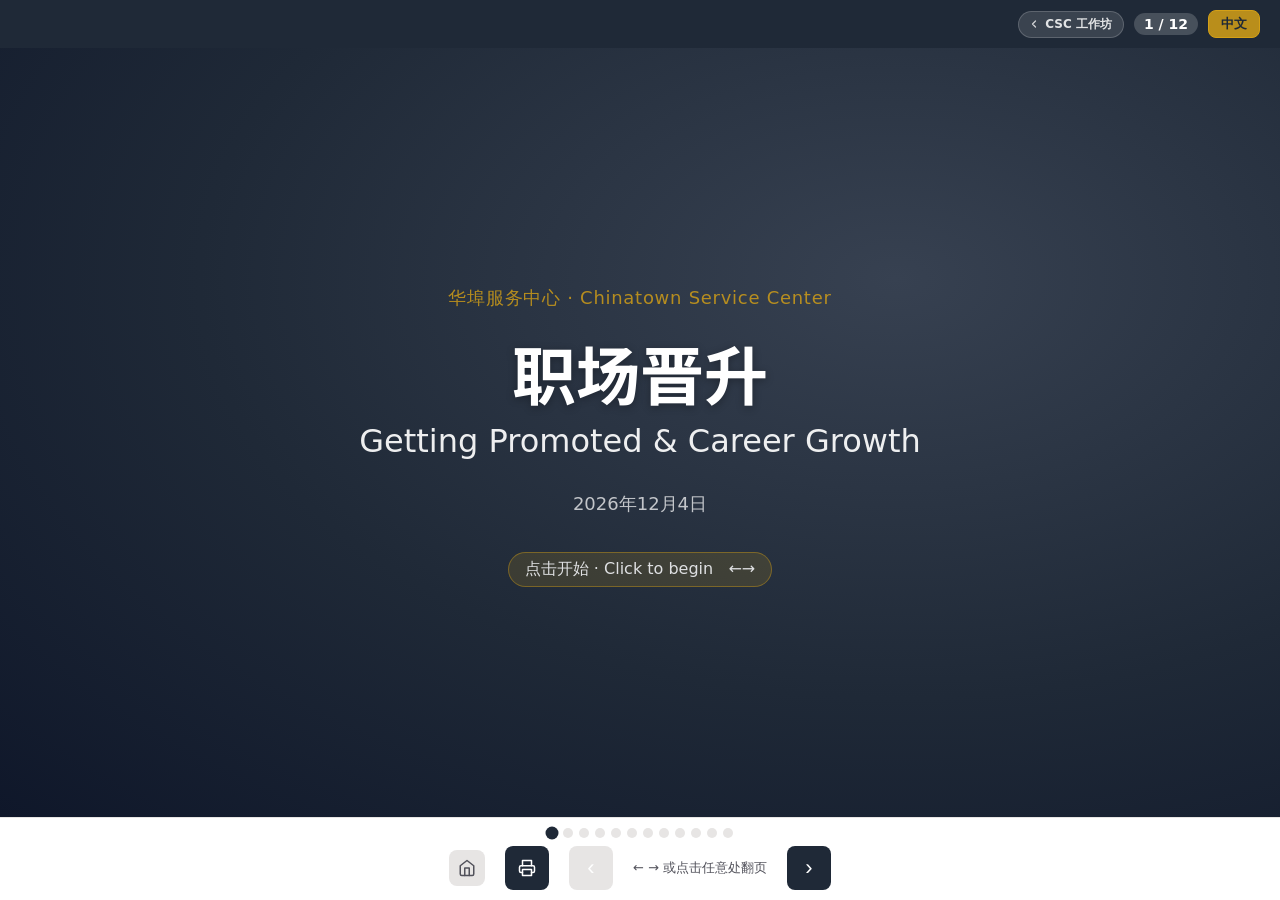
<file: index.html>
<!DOCTYPE html>
<html lang="zh-CN">
<head>
  <meta charset="UTF-8">
  <meta name="viewport" content="width=device-width, initial-scale=1.0">
  <title>Getting Promoted &amp; Career Growth · 升职与职业发展</title>
  <meta name="description" content="升职与职业发展 — 表现考核、加薪谈话、夜校证书。Bilingual workshop: reviews, raise scripts, evening-school paths in LA. 华埠服务中心 CSC.">
  <link rel="canonical" href="https://career-growth-workshop.pages.dev/">
  <link rel="apple-touch-icon" href="/apple-touch-icon.png">
  <meta property="og:title" content="Getting Promoted &amp; Career Growth · 升职与职业发展">
  <meta property="og:description" content="升职与职业发展 — 表现考核、加薪谈话、夜校证书。Bilingual workshop for LA Chinese-immigrant workers.">
  <meta property="og:type" content="website">
  <meta property="og:url" content="https://career-growth-workshop.pages.dev/">
  <meta property="og:image" content="https://career-growth-workshop.pages.dev/og.png">
  <meta property="og:image:width" content="1200">
  <meta property="og:image:height" content="630">
  <meta property="og:image:alt" content="职场晋升工作坊封面 · Getting Promoted &amp; Career Growth Workshop cover">
  <meta name="twitter:card" content="summary_large_image">
  <meta name="twitter:title" content="Getting Promoted &amp; Career Growth · 升职与职业发展">
  <meta name="twitter:description" content="升职与职业发展 — 表现考核、加薪谈话、夜校证书。Bilingual workshop for LA Chinese-immigrant workers.">
  <meta name="twitter:image" content="https://career-growth-workshop.pages.dev/og.png">
  <link rel="icon" href="data:image/svg+xml,<svg xmlns='http://www.w3.org/2000/svg' viewBox='0 0 100 100'><text y='.9em' font-size='90'>📈</text></svg>">
  <link rel="preconnect" href="https://fonts.googleapis.com">
  <link rel="preconnect" href="https://fonts.gstatic.com" crossorigin>
  <link rel="stylesheet" href="https://fonts.googleapis.com/css2?family=Noto+Sans+SC:wght@400;500;700&display=swap">
  <link rel="stylesheet" href="styles.css">
</head>
<body class="zh">
<a class="skip-to-main" href="#slidesArea">跳至主内容 · Skip to main content</a>
<noscript><p class="noscript-msg">此演示需要启用 JavaScript · This presentation requires JavaScript.</p></noscript>

<!-- ── Header ──────────────────────────────────────────── -->
<header class="slide-header">
  <span class="section-label" id="sectionLabel"></span>
  <div class="header-right">
      <a href="https://csc-workshops.pages.dev" class="hub-back-chip" aria-label="Back to CSC workshops hub · 返回 CSC 工作坊总站">
        <svg width="12" height="12" viewBox="0 0 24 24" fill="none" stroke="currentColor" stroke-width="2.5" stroke-linecap="round" stroke-linejoin="round" aria-hidden="true"><polyline points="15 18 9 12 15 6"></polyline></svg>
        <span class="zh">CSC 工作坊</span>
        <span class="en">CSC Workshops</span>
      </a>
    <span class="slide-counter" id="slideCounter" aria-live="polite" aria-atomic="true">1 / 12</span>
    <button class="lang-toggle" id="langToggle" data-action="toggle-lang" aria-label="切换语言 · Toggle language">中文</button>
  </div>
</header>

<!-- ── Slides ──────────────────────────────────────────── -->
<main class="slides-area" id="slidesArea" aria-label="Workshop slides" role="main">

  <!-- ── Slide 1: Title ────────────────────────────────── -->
  <section class="slide slide-centered title-slide active" id="slide-1">
    <div class="slide-inner">
      <div class="csc-name">华埠服务中心 · Chinatown Service Center</div>
      <h1 class="main-title">职场晋升</h1>
      <div class="main-subtitle">Getting Promoted &amp; Career Growth</div>
      <div class="date-line" id="dateLine"></div>
      <span class="start-hint">点击开始 · Click to begin &nbsp; ←→</span>
    </div>
  </section>

  <!-- ── Slide 2: Agenda ───────────────────────────────── -->
  <section class="slide slide-centered" id="slide-2">
    <div class="slide-inner">
      <div class="topic-badge">今天学什么 · Today's Agenda</div>
      <h2 class="zh-headline">
        <span class="zh">三大主题</span>
        <span class="en">Three Key Topics</span>
      </h2>
      <div class="en-subtitle">
        <span class="zh">表现 · 加薪 · 学习 — 40 分钟</span>
        <span class="en">Performance · Raise · Education — 40 minutes</span>
      </div>
      <div class="agenda-grid">
        <div class="agenda-card">
          <svg class="agenda-icon" aria-hidden="true" xmlns="http://www.w3.org/2000/svg" width="40" height="40" viewBox="0 0 24 24" fill="none" stroke="currentColor" stroke-width="1.5" stroke-linecap="round" stroke-linejoin="round"><polyline points="22 12 18 12 15 21 9 3 6 12 2 12"/></svg>
          <div class="agenda-num">①</div>
          <div class="agenda-zh">
            <span class="zh">表现</span>
            <span class="en">Performance</span>
          </div>
          <div class="agenda-en">
            <span class="zh">考核 · 记录成绩</span>
            <span class="en">Reviews &amp; tracking wins</span>
          </div>
        </div>
        <div class="agenda-card">
          <svg class="agenda-icon" aria-hidden="true" xmlns="http://www.w3.org/2000/svg" width="40" height="40" viewBox="0 0 24 24" fill="none" stroke="currentColor" stroke-width="1.5" stroke-linecap="round" stroke-linejoin="round"><line x1="12" x2="12" y1="2" y2="22"/><path d="M17 5H9.5a3.5 3.5 0 0 0 0 7h5a3.5 3.5 0 0 1 0 7H6"/></svg>
          <div class="agenda-num">②</div>
          <div class="agenda-zh">
            <span class="zh">加薪</span>
            <span class="en">Asking for a Raise</span>
          </div>
          <div class="agenda-en">
            <span class="zh">时机 · 怎么开口</span>
            <span class="en">Timing &amp; how to ask</span>
          </div>
        </div>
        <div class="agenda-card">
          <svg class="agenda-icon" aria-hidden="true" xmlns="http://www.w3.org/2000/svg" width="40" height="40" viewBox="0 0 24 24" fill="none" stroke="currentColor" stroke-width="1.5" stroke-linecap="round" stroke-linejoin="round"><path d="M22 10v6M2 10l10-5 10 5-10 5z"/><path d="M6 12v5c3 3 9 3 12 0v-5"/></svg>
          <div class="agenda-num">③</div>
          <div class="agenda-zh">
            <span class="zh">学习</span>
            <span class="en">Continuing Education</span>
          </div>
          <div class="agenda-en">
            <span class="zh">夜校 · 证书 · 公司报销</span>
            <span class="en">Evening school · Certs · Tuition aid</span>
          </div>
        </div>
      </div>
    </div>
  </section>

  <!-- ── Slide 3: How Performance Reviews Work ─────────── -->
  <section class="slide" id="slide-3">
    <div class="slide-inner">
      <div class="topic-badge"><svg aria-hidden="true" xmlns="http://www.w3.org/2000/svg" width="16" height="16" viewBox="0 0 24 24" fill="none" stroke="currentColor" stroke-width="2" stroke-linecap="round" stroke-linejoin="round"><rect width="18" height="18" x="3" y="4" rx="2"/><path d="M16 2v4M8 2v4M3 10h18"/></svg> <span class="zh">表现考核</span><span class="en">Performance Reviews</span></div>
      <h2 class="zh-headline">
        <span class="zh">考核怎么进行？</span>
        <span class="en">How Performance Reviews Work</span>
      </h2>
      <div class="en-subtitle">
        <span class="zh">老板每年（或每季度）评估您的工作 — 决定加薪和晋升</span>
        <span class="en">Your boss reviews your work yearly (or quarterly) — this drives raises and promotions</span>
      </div>
      <figure class="viz viz-bars" role="img" aria-label="Years to first promotion comparison">
        <svg viewBox="0 0 420 170" width="420" height="170" aria-hidden="true">
          <!-- row 1: market average -->
          <text x="0" y="30" font-size="13" fill="currentColor">
            <tspan x="0" dy="0" font-weight="600">市场平均</tspan>
            <tspan x="0" dy="16">Market avg</tspan>
          </text>
          <rect x="110" y="14" width="100" height="22" rx="3" fill="var(--accent, #d4a017)"/>
          <text x="220" y="32" font-size="14" fill="currentColor" font-weight="700">2.8 年 · yrs</text>
          <!-- row 2: chinese immigrants who DO ask -->
          <text x="0" y="80" font-size="13" fill="currentColor">
            <tspan x="0" dy="0" font-weight="600">开口要求的人</tspan>
            <tspan x="0" dy="16">If you ask</tspan>
          </text>
          <rect x="110" y="64" width="115" height="22" rx="3" fill="var(--accent, #d4a017)" opacity="0.85"/>
          <text x="235" y="82" font-size="14" fill="currentColor" font-weight="700">3.1 年 · yrs</text>
          <!-- row 3: chinese immigrants who stay quiet -->
          <text x="0" y="130" font-size="13" fill="currentColor">
            <tspan x="0" dy="0" font-weight="600">沉默等待的人</tspan>
            <tspan x="0" dy="16">If you wait</tspan>
          </text>
          <rect x="110" y="114" width="170" height="22" rx="3" fill="#dc2626" opacity="0.85"/>
          <text x="290" y="132" font-size="14" fill="currentColor" font-weight="700">4.6 年 · yrs</text>
        </svg>
        <figcaption>
          <span class="zh">华裔员工平均要等 4.6 年才升职 — 主动开口的人只要 3.1 年</span>
          <span class="en">Chinese-immigrant workers wait 4.6 yrs on avg to first promotion — those who ask, 3.1 yrs</span>
        </figcaption>
      </figure>
      <div class="cycle-grid">
        <div class="cycle-card">
          <div class="cycle-title-zh"><span class="zh">年度考核 (大部分公司)</span><span class="en">Annual Review (most companies)</span></div>
          <div class="cycle-title-en"><span class="zh">通常在年底或员工入职周年</span><span class="en">Usually at year-end or work anniversary</span></div>
          <div class="cycle-desc">
            <span class="zh">老板写评语 → 您看并签字 → 决定加薪 1–5%。准备时间约 2 周。</span>
            <span class="en">Boss writes evaluation → you review &amp; sign → determines raise (often 1–5%). Prep ~2 weeks ahead.</span>
          </div>
        </div>
        <div class="cycle-card">
          <div class="cycle-title-zh"><span class="zh">季度考核 (大公司)</span><span class="en">Quarterly Review (larger firms)</span></div>
          <div class="cycle-title-en"><span class="zh">每三个月一次，目标短一些</span><span class="en">Every 3 months, with short-term goals</span></div>
          <div class="cycle-desc">
            <span class="zh">和老板对话，定下季度目标。表现好可能更快加薪。</span>
            <span class="en">Goal-setting talks with manager. Strong performance can mean faster raises.</span>
          </div>
        </div>
      </div>
      <div class="boss-criteria">
        <div class="criteria-title">
          <span class="zh">老板看重什么？</span><span class="en">What managers look for</span>
        </div>
        <ul class="criteria-list">
          <li><span class="zh">准时上班，少请假</span><span class="en">On time, rare absences</span></li>
          <li><span class="zh">质量稳定，少出错</span><span class="en">Consistent quality, few mistakes</span></li>
          <li><span class="zh">主动多做，不只是完成任务</span><span class="en">Initiative — does more than asked</span></li>
          <li><span class="zh">和同事相处融洽</span><span class="en">Good with coworkers</span></li>
          <li><span class="zh">学新技能，愿意成长</span><span class="en">Learns new skills, grows</span></li>
          <li><span class="zh">客户/老板的反馈正面</span><span class="en">Positive customer/manager feedback</span></li>
        </ul>
      </div>
    </div>
  </section>

  <!-- ── Slide 4: Self-Evaluation Wins List ────────────── -->
  <section class="slide" id="slide-4">
    <div class="slide-inner">
      <div class="topic-badge"><svg aria-hidden="true" xmlns="http://www.w3.org/2000/svg" width="16" height="16" viewBox="0 0 24 24" fill="none" stroke="currentColor" stroke-width="2" stroke-linecap="round" stroke-linejoin="round"><path d="M12 2v4M12 18v4M4.93 4.93l2.83 2.83M16.24 16.24l2.83 2.83M2 12h4M18 12h4M4.93 19.07l2.83-2.83M16.24 7.76l2.83-2.83"/></svg> <span class="zh">每月记录</span><span class="en">Track Your Wins</span></div>
      <h2 class="zh-headline">
        <span class="zh">每月在手机记下您的成绩</span>
        <span class="en">Keep a Monthly "Wins" List on Your Phone</span>
      </h2>
      <div class="en-subtitle">
        <span class="zh">考核时不用回忆 — 直接拿出证据</span>
        <span class="en">When review time comes, you have proof — not memory</span>
      </div>
      <div class="wins-grid">
        <div class="wins-phone">
          <div class="wins-phone-header">📱 Notes · 工作成绩 — 2025</div>
          <ul class="wins-phone-list">
            <li><span class="zh">3月 — 培训 2 名新同事</span><span class="en">Mar — trained 2 new coworkers</span></li>
            <li><span class="zh">4月 — 提建议节省每周 5 小时</span><span class="en">Apr — suggestion saved 5 hrs/week</span></li>
            <li><span class="zh">5月 — 完美出勤 · 零请假</span><span class="en">May — perfect attendance, 0 sick days</span></li>
            <li><span class="zh">6月 — 客户写了一封感谢信</span><span class="en">Jun — customer thank-you letter</span></li>
            <li><span class="zh">7月 — 学完 Excel 中级课程</span><span class="en">Jul — finished Excel intermediate</span></li>
          </ul>
        </div>
        <div class="wins-rules">
          <div class="wins-rules-title"><span class="zh">怎么记？</span><span class="en">How to do it</span></div>
          <ul class="wins-rules-list">
            <li><span class="zh">手机 Notes 或微信「文件传输助手」就够了 — 不用复杂工具</span><span class="en">Phone Notes app or your messaging app's "saved messages" is fine — no fancy tools</span></li>
            <li><span class="zh">每月初花 5 分钟回顾上月做了什么</span><span class="en">Spend 5 minutes at the start of each month reviewing the last one</span></li>
            <li><span class="zh">写数字：「节省 5 小时」、「培训 2 人」、「客户 5 颗星」</span><span class="en">Write numbers: "saved 5 hours", "trained 2 people", "5-star review"</span></li>
            <li><span class="zh">截图客户表扬、奖金通知、感谢邮件 — 都存起来</span><span class="en">Screenshot praise, bonus notices, thank-you emails — save them all</span></li>
            <li><span class="zh">将来要办绿卡 (EB-2/EB-3)？这份成绩记录就是您的「工作业绩证据」</span><span class="en">Planning to apply for a green card (EB-2/EB-3) later? This list becomes the "evidence of contribution" your case needs.</span></li>
          </ul>
        </div>
      </div>
    </div>
  </section>

  <!-- ── Slide 5: Activity — Concrete vs Vague Wins ─── -->
  <section class="slide activity-slide" id="slide-5" data-phase="question">
    <div class="slide-inner">
      <div class="topic-badge"><svg aria-hidden="true" xmlns="http://www.w3.org/2000/svg" width="16" height="16" viewBox="0 0 24 24" fill="none" stroke="currentColor" stroke-width="2" stroke-linecap="round" stroke-linejoin="round"><circle cx="12" cy="12" r="10"/><circle cx="12" cy="12" r="6"/><circle cx="12" cy="12" r="2"/></svg> <span class="zh">练一练 · 互动活动</span><span class="en">Activity · Practice</span></div>
      <h2 class="zh-headline">
        <span class="zh">哪个算是「真正的成绩」？</span>
        <span class="en">What Counts as a Real Win?</span>
      </h2>
      <div class="en-subtitle">
        <span class="zh">具体 + 有数字 = 有力证据；模糊话术 = 老板听不进去</span>
        <span class="en">Specific + with numbers = strong evidence; vague claims don't move the needle</span>
      </div>

      <div class="win-cards">
        <div class="win-card" data-type="concrete">
          <div class="win-card-label">A</div>
          <div class="win-card-text"><span class="zh">「我培训了 2 个新员工，让他们 3 周内能独立上岗。」</span><span class="en">"I trained 2 new hires; both were independent in 3 weeks."</span></div>
          <div class="win-card-en"><span class="zh">数字 + 结果</span><span class="en">Numbers + outcome</span></div>
        </div>
        <div class="win-card" data-type="vague">
          <div class="win-card-label">B</div>
          <div class="win-card-text"><span class="zh">「我是个团队合作者。」</span><span class="en">"I'm a team player."</span></div>
          <div class="win-card-en"><span class="zh">没例子，没证据</span><span class="en">No example, no proof</span></div>
        </div>
        <div class="win-card" data-type="concrete">
          <div class="win-card-label">C</div>
          <div class="win-card-text"><span class="zh">「我建议改流程，每周省了 5 小时整理时间。」</span><span class="en">"I changed our process and saved the team 5 hours per week."</span></div>
          <div class="win-card-en"><span class="zh">行动 + 可量化的节省</span><span class="en">Action + measurable savings</span></div>
        </div>
        <div class="win-card" data-type="vague">
          <div class="win-card-label">D</div>
          <div class="win-card-text"><span class="zh">「我工作很努力。」</span><span class="en">"I work really hard."</span></div>
          <div class="win-card-en"><span class="zh">人人都这么说 — 没说服力</span><span class="en">Everyone says this — no impact</span></div>
        </div>
        <div class="win-card" data-type="concrete">
          <div class="win-card-label">E</div>
          <div class="win-card-text"><span class="zh">「我完美出勤 6 个月，从没迟到。」</span><span class="en">"6 months perfect attendance, never late."</span></div>
          <div class="win-card-en"><span class="zh">具体时间段 + 行为</span><span class="en">Specific timeframe + behavior</span></div>
        </div>
        <div class="win-card" data-type="vague">
          <div class="win-card-label">F</div>
          <div class="win-card-text"><span class="zh">「我有好态度。」</span><span class="en">"I have a good attitude."</span></div>
          <div class="win-card-en"><span class="zh">主观感受 — 无法查证</span><span class="en">Subjective, can't be checked</span></div>
        </div>
      </div>

      <div class="vote-prompt"><span class="zh">🙋 投票 — 哪三个是「具体成绩」？</span><span class="en">🙋 Vote — which 3 are concrete wins?</span></div>

      <div id="activity-answer" class="activity-answer-box">
        <div class="activity-answer-title"><span class="zh">✓ A, C, E 是具体成绩 — 有数字、可以查证</span><span class="en">✓ A, C, E are concrete — measurable and verifiable</span></div>
        <div class="activity-answer-text">
          <span class="zh">B, D, F 是「自我感觉」的话术 — 谁都能说，老板听不出您的价值。每条成绩都要回答「做了什么 + 结果数字」。</span>
          <span class="en">B, D, F are vague self-claims anyone could make. Every win should answer "what I did + the measurable result."</span>
        </div>
      </div>

      <button class="reveal-btn" id="reveal-btn-5" data-action="reveal-activity">
        <span class="zh">揭晓答案 · Reveal Answer</span>
        <span class="en">Reveal Answer</span>
      </button>
    </div>
  </section>

  <!-- ── Slide 6: Right Time to Ask ───────────────────── -->
  <section class="slide" id="slide-6">
    <div class="slide-inner">
      <div class="topic-badge"><svg aria-hidden="true" xmlns="http://www.w3.org/2000/svg" width="16" height="16" viewBox="0 0 24 24" fill="none" stroke="currentColor" stroke-width="2" stroke-linecap="round" stroke-linejoin="round"><circle cx="12" cy="12" r="10"/><polyline points="12 6 12 12 16 14"/></svg> <span class="zh">何时开口</span><span class="en">When to Ask</span></div>
      <h2 class="zh-headline">
        <span class="zh">什么时候开口要求加薪？</span>
        <span class="en">When to Ask for a Raise</span>
      </h2>
      <div class="en-subtitle">
        <span class="zh">时机比技巧更重要 — 选对时间，成功率高一倍</span>
        <span class="en">Timing matters more than wording — right moment doubles your odds</span>
      </div>
      <div class="timing-row">
        <div class="timing-card go">
          <div class="timing-icon">✓</div>
          <div class="timing-title-zh"><span class="zh">刚做完大事</span><span class="en">After a big win</span></div>
          <div class="timing-title-en"><span class="zh">完成项目或拿到表扬后 1–2 周</span><span class="en">1–2 weeks after a project or praise</span></div>
          <div class="timing-desc"><span class="zh">老板还记得您的功劳 — 此时开口最有说服力。</span><span class="en">Your impact is fresh in your boss's mind — strongest leverage.</span></div>
        </div>
        <div class="timing-card go">
          <div class="timing-icon">✓</div>
          <div class="timing-title-zh"><span class="zh">考核前 4–6 周</span><span class="en">Before review cycle</span></div>
          <div class="timing-title-en"><span class="zh">在公司决定加薪预算之前</span><span class="en">Before raise budgets are finalized</span></div>
          <div class="timing-desc"><span class="zh">10–11 月（年度公司）— 等老板写好评估就晚了。</span><span class="en">Oct–Nov for annual companies — once write-ups are done, it's too late.</span></div>
        </div>
        <div class="timing-card no">
          <div class="timing-icon">✗</div>
          <div class="timing-title-zh"><span class="zh">公司裁员或亏损时</span><span class="en">During layoffs / losses</span></div>
          <div class="timing-title-en"><span class="zh">看到坏消息就先等</span><span class="en">If you see bad news — wait</span></div>
          <div class="timing-desc"><span class="zh">即使您表现好，预算冻结了 — 提了反而让老板尴尬。</span><span class="en">Even if you're a star, budgets are frozen. Asking now hurts the relationship.</span></div>
        </div>
      </div>
      <div class="tax-rule">
        <div class="tax-rule-zh"><span class="zh">💡 至少做满一年才提加薪 — 工作 6 个月就要求，会被认为太早。</span><span class="en">💡 Wait at least one year on the job before asking — under 6 months looks premature.</span></div>
        <div class="tax-rule-en"><span class="zh">用书面方式预约 1-on-1：「我想谈谈我的职业发展，30 分钟方便吗？」不要在公开场合或老板正忙时突然提出。</span><span class="en">Book a 1-on-1 in writing: "I'd like to discuss my career growth — do you have 30 minutes?" Never ambush them or ask in public.</span></div>
      </div>
    </div>
  </section>

  <!-- ── Slide 7: Script for Asking ──────────────────── -->
  <section class="slide" id="slide-7">
    <div class="slide-inner">
      <div class="topic-badge"><svg aria-hidden="true" xmlns="http://www.w3.org/2000/svg" width="16" height="16" viewBox="0 0 24 24" fill="none" stroke="currentColor" stroke-width="2" stroke-linecap="round" stroke-linejoin="round"><path d="M21 15a2 2 0 0 1-2 2H7l-4 4V5a2 2 0 0 1 2-2h14a2 2 0 0 1 2 2z"/></svg> <span class="zh">怎么开口</span><span class="en">The Script</span></div>
      <h2 class="zh-headline">
        <span class="zh">怎么和老板谈加薪？</span>
        <span class="en">How to Ask — Script</span>
      </h2>
      <div class="en-subtitle">
        <span class="zh">三步式：感谢 → 成绩 → 请求 — 安静自信，不抱怨</span>
        <span class="en">Three steps: Thanks → Results → Ask — calm and confident, no complaints</span>
      </div>
      <div class="script-block">
        <div class="script-step">① <span class="zh">感谢 · 开头温和</span><span class="en">Thanks · Soft open</span></div>
        <div class="script-zh"><span class="zh">「谢谢您过去这一年的指导 — 我学到很多。」</span><span class="en">"Thank you for your guidance this year — I've learned a lot."</span></div>
      </div>
      <div class="script-block">
        <div class="script-step">② <span class="zh">成绩 · 列三件大事</span><span class="en">Results · 3 specific wins</span></div>
        <div class="script-zh"><span class="zh">「过去 12 个月，我培训了 2 名新员工、改进了流程每周省 5 小时、6 个月零请假。」</span><span class="en">"Over the past 12 months, I trained 2 new hires, improved a process saving 5 hours/week, and had 6 months of perfect attendance."</span></div>
      </div>
      <div class="script-block">
        <div class="script-step">③ <span class="zh">请求 · 明确数字 (5-8%)</span><span class="en">Ask · Specific number (5-8%)</span></div>
        <div class="script-zh"><span class="zh">「基于这些成绩，我想请您考虑把我的时薪从 $20 调到 $22 — 也想听听您对我下一步成长的建议。」</span><span class="en">"Based on these results, I'd like to ask about an increase from $20 to $22 an hour — and hear what you'd suggest for my next step."</span></div>
      </div>
      <div class="tax-rule">
        <div class="tax-rule-zh"><span class="zh">🗣️ 关键词：「考虑」、「建议」、「请教」 — 让老板感觉是合作，不是要挟。</span><span class="en">🗣️ Key words: "consider", "suggest", "ask your advice" — sounds collaborative, not demanding.</span></div>
        <div class="tax-rule-en"><span class="zh">如果老板说「现在不行」— 问：「那我应该做哪些事情，下次才能加薪？」把答复变成下一次的承诺。</span><span class="en">If the answer is "not now" — ask: "What would I need to show by next time?" Turn the "no" into a written path forward.</span></div>
      </div>
    </div>
  </section>

  <!-- ── Slide 8: True/False Quiz ─────────────────────── -->
  <section class="slide activity-slide slide-centered" id="slide-8" data-phase="question">
    <div class="slide-inner">
      <div class="topic-badge"><svg aria-hidden="true" xmlns="http://www.w3.org/2000/svg" width="16" height="16" viewBox="0 0 24 24" fill="none" stroke="currentColor" stroke-width="2" stroke-linecap="round" stroke-linejoin="round"><circle cx="12" cy="12" r="10"/><path d="M9.09 9a3 3 0 0 1 5.83 1c0 2-3 3-3 3"/><path d="M12 17h.01"/></svg> <span class="zh">互动测验</span><span class="en">Quiz</span></div>
      <h2 class="zh-headline">
        <span class="zh">对还是错？</span>
        <span class="en">True or False?</span>
      </h2>
      <div class="en-subtitle">
        <span class="zh">三道题 — 举手投票</span>
        <span class="en">Three questions — raise your hand to vote</span>
      </div>

      <!-- Q1 -->
      <div class="quiz-question">
        <div class="quiz-q-zh"><span class="zh">① 如果我什么都不说，老板看到我努力就会自动给我加薪。</span><span class="en">① If I work hard and stay quiet, my boss will automatically raise my pay.</span></div>
      </div>
      <div class="vote-prompt"><span class="zh">🙋 举手 — 对 TRUE / 错 FALSE</span><span class="en">🙋 Raise your hand — TRUE / FALSE</span></div>

      <button class="reveal-btn" id="reveal-btn-q1" data-action="reveal-q1">
        <span class="zh">揭晓答案 1 · Reveal Answer</span>
        <span class="en">Reveal Answer 1</span>
      </button>

      <div class="answer-block" id="q1-answer">
        <div class="verdict-badge verdict-false">✗ FALSE — <span class="zh">错误</span><span class="en">False</span></div>
        <div class="answer-explanation-zh"><span class="zh">大部分加薪是您自己提出来的 — 老板很忙，不会主动想到您。</span><span class="en">Most raises happen because employees ask. Bosses are busy and often won't act on their own.</span></div>
        <div class="answer-explanation-en"><span class="zh">沉默 = 默认现在工资合适。礼貌、有证据地提出要求很正常，绝大多数公司都接受。</span><span class="en">Silence = you're fine with current pay. Asking politely with evidence is normal and expected.</span></div>
      </div>

      <!-- Q2 -->
      <div class="q2-block" id="q2-block">
        <div class="quiz-question" style="margin-top:16px;">
          <div class="quiz-q-zh"><span class="zh">② 在公司工作 3 个月就应该要求加薪。</span><span class="en">② You should ask for a raise after 3 months on the job.</span></div>
        </div>
        <div class="vote-prompt"><span class="zh">🙋 举手 — 对 TRUE / 错 FALSE</span><span class="en">🙋 Raise your hand — TRUE / FALSE</span></div>

        <button class="reveal-btn" id="reveal-btn-q2" data-action="reveal-q2">
          <span class="zh">揭晓答案 2 · Reveal Answer</span>
          <span class="en">Reveal Answer 2</span>
        </button>

        <div class="answer-block" id="q2-answer">
          <div class="verdict-badge verdict-false">✗ FALSE — <span class="zh">错误</span><span class="en">False</span></div>
          <div class="answer-explanation-zh"><span class="zh">至少做满 12 个月再提加薪，否则老板会觉得太早。</span><span class="en">Wait at least 12 months. Under 6 months and your boss will see it as premature.</span></div>
          <div class="answer-explanation-en"><span class="zh">例外：如果应聘时谈好「3 个月后再谈薪水」，那就按约定提。但要带数字成绩。</span><span class="en">Exception: if you negotiated a "3-month review" when hired, follow that — but still bring numbers.</span></div>
        </div>
      </div>

      <!-- Q3 -->
      <div class="q3-block" id="q3-block">
        <div class="quiz-question" style="margin-top:16px;">
          <div class="quiz-q-zh"><span class="zh">③ 公司报销学费的好处必须问 HR 才能知道。</span><span class="en">③ You can only know your company's tuition benefits by asking HR.</span></div>
        </div>
        <div class="vote-prompt"><span class="zh">🙋 举手 — 对 TRUE / 错 FALSE</span><span class="en">🙋 Raise your hand — TRUE / FALSE</span></div>

        <button class="reveal-btn" id="reveal-btn-q3" data-action="reveal-q3">
          <span class="zh">揭晓答案 3 · Reveal Answer</span>
          <span class="en">Reveal Answer 3</span>
        </button>

        <div class="answer-block" id="q3-answer">
          <div class="verdict-badge verdict-true">✓ TRUE — <span class="zh">正确</span><span class="en">True</span></div>
          <div class="answer-explanation-zh"><span class="zh">大公司通常每年提供 $2,000–5,250 学费报销 — 但不主动宣传。</span><span class="en">Larger companies often offer $2,000–5,250/year tuition reimbursement — they rarely advertise it.</span></div>
          <div class="answer-explanation-en"><span class="zh">问 HR 或员工手册 — 沃尔玛、星巴克、UPS、Target、亚马逊都有。$5,250 以下免税。</span><span class="en">Ask HR or check the employee handbook. Walmart, Starbucks, UPS, Target, Amazon all offer it — first $5,250 is tax-free.</span></div>
        </div>
      </div>
    </div>
  </section>

  <!-- ── Slide 9: Building Relationships ─────────────── -->
  <section class="slide" id="slide-9">
    <div class="slide-inner">
      <div class="topic-badge"><svg aria-hidden="true" xmlns="http://www.w3.org/2000/svg" width="16" height="16" viewBox="0 0 24 24" fill="none" stroke="currentColor" stroke-width="2" stroke-linecap="round" stroke-linejoin="round"><path d="M16 21v-2a4 4 0 0 0-4-4H6a4 4 0 0 0-4 4v2"/><circle cx="9" cy="7" r="4"/><path d="M22 21v-2a4 4 0 0 0-3-3.87"/><path d="M16 3.13a4 4 0 0 1 0 7.75"/></svg> <span class="zh">人际关系</span><span class="en">Relationships</span></div>
      <h2 class="zh-headline">
        <span class="zh">和上司搞好关系</span>
        <span class="en">Building Relationships With Your Supervisor</span>
      </h2>
      <div class="en-subtitle">
        <span class="zh">能力 + 关系 = 晋升机会 — 老板提拔他认识、信任的人</span>
        <span class="en">Skill + relationship = promotion. Bosses promote people they know and trust</span>
      </div>
      <div class="rel-grid">
        <div class="rel-card">
          <div class="rel-icon">
            <svg aria-hidden="true" xmlns="http://www.w3.org/2000/svg" width="28" height="28" viewBox="0 0 24 24" fill="none" stroke="currentColor" stroke-width="1.5" stroke-linecap="round" stroke-linejoin="round"><path d="M21 15a2 2 0 0 1-2 2H7l-4 4V5a2 2 0 0 1 2-2h14a2 2 0 0 1 2 2z"/></svg>
          </div>
          <div class="rel-title-zh"><span class="zh">每天简短交流</span><span class="en">Small Talk</span></div>
          <div class="rel-title-en"><span class="zh">早上打招呼 · 周一简单聊周末</span><span class="en">Morning hello · Monday weekend chat</span></div>
          <div class="rel-desc">
            <span class="zh">「早上好！」「周末怎么样？」一两句话足够 — 不必勉强。让老板每天看见、听到您。</span>
            <span class="en">"Good morning." "How was your weekend?" One sentence is enough. Just make sure your boss sees and hears you every day.</span>
          </div>
        </div>
        <div class="rel-card">
          <div class="rel-icon">
            <svg aria-hidden="true" xmlns="http://www.w3.org/2000/svg" width="28" height="28" viewBox="0 0 24 24" fill="none" stroke="currentColor" stroke-width="1.5" stroke-linecap="round" stroke-linejoin="round"><path d="M12 2v8m0 0 3-3m-3 3-3-3M5 14h14"/><rect width="18" height="6" x="3" y="14" rx="2"/></svg>
          </div>
          <div class="rel-title-zh"><span class="zh">主动帮忙</span><span class="en">Volunteer</span></div>
          <div class="rel-title-en"><span class="zh">有人请假？多一个项目？说「我可以做」</span><span class="en">Coworker out? Extra project? Say "I can help"</span></div>
          <div class="rel-desc">
            <span class="zh">每月多做 1–2 件小事 — 老板会记得。但不要全部包揽，会被认为太软弱。</span>
            <span class="en">Take on 1–2 extra things a month. Bosses remember. But don't take on everything — that looks like you can't say no.</span>
          </div>
        </div>
        <div class="rel-card">
          <div class="rel-icon">
            <svg aria-hidden="true" xmlns="http://www.w3.org/2000/svg" width="28" height="28" viewBox="0 0 24 24" fill="none" stroke="currentColor" stroke-width="1.5" stroke-linecap="round" stroke-linejoin="round"><path d="M20 6 9 17l-5-5"/></svg>
          </div>
          <div class="rel-title-zh"><span class="zh">说到做到</span><span class="en">Reliability</span></div>
          <div class="rel-title-en"><span class="zh">答应了就完成 · 出问题先告诉老板</span><span class="en">Deliver what you promise · Flag problems early</span></div>
          <div class="rel-desc">
            <span class="zh">交期前完成最好 — 做不到立刻告诉老板，给替代方案。这比按时但不说强百倍。</span>
            <span class="en">Finish before the deadline when you can. If you can't, tell your boss early with an alternative — better than silent missed deadlines.</span>
          </div>
        </div>
      </div>
      <div class="tax-rule">
        <div class="tax-rule-zh"><span class="zh">⚠️ 不要在同事中抱怨老板 — 在小公司，话会传到老板耳里。问题直接和老板谈。</span><span class="en">⚠️ Don't complain about your boss to coworkers — in small workplaces it gets back. Raise problems directly with the boss.</span></div>
        <div class="tax-rule-en"><span class="zh">英语不太好？没关系 — 准时、可靠、有数字证明的人到处受欢迎。语言会慢慢进步。</span><span class="en">English not perfect? It's OK. People who are punctual, reliable, and show measurable results are valued everywhere. Language improves over time.</span></div>
      </div>
    </div>
  </section>

  <!-- ── Slide 10: Continuing Education ───────────────── -->
  <section class="slide" id="slide-10">
    <div class="slide-inner">
      <div class="topic-badge"><svg aria-hidden="true" xmlns="http://www.w3.org/2000/svg" width="16" height="16" viewBox="0 0 24 24" fill="none" stroke="currentColor" stroke-width="2" stroke-linecap="round" stroke-linejoin="round"><path d="M22 10v6M2 10l10-5 10 5-10 5z"/><path d="M6 12v5c3 3 9 3 12 0v-5"/></svg> <span class="zh">边工作边学习</span><span class="en">Learning While Working</span></div>
      <h2 class="zh-headline">
        <span class="zh">边工作边学习</span>
        <span class="en">Continuing Education While Working</span>
      </h2>
      <div class="en-subtitle">
        <span class="zh">学技能 → 升职 → 加薪。洛杉矶有很多便宜的选择</span>
        <span class="en">New skill → promotion → raise. LA has lots of low-cost options</span>
      </div>
      <div class="edu-grid">
        <div class="edu-card">
          <div class="edu-icon">
            <svg aria-hidden="true" xmlns="http://www.w3.org/2000/svg" width="26" height="26" viewBox="0 0 24 24" fill="none" stroke="currentColor" stroke-width="1.5" stroke-linecap="round" stroke-linejoin="round"><path d="M6 22V4a2 2 0 0 1 2-2h8a2 2 0 0 1 2 2v18Z"/><path d="M10 6h4M10 10h4M10 14h4M10 18h4"/></svg>
          </div>
          <div>
            <div class="edu-name-zh"><span class="zh">社区大学夜校 (LACCD)</span><span class="en">LACCD Evening College</span></div>
            <div class="edu-name-en"><span class="zh">9 所社区大学 · 加州居民每学分 $46</span><span class="en">9 community colleges · $46/unit for CA residents</span></div>
            <div class="edu-desc">
              <span class="zh">East LA College, LA Trade-Tech, LA City College — 工作日晚上 6–10 点上课。会计、护理、HVAC、英语提升、电脑。</span>
              <span class="en">East LA College, LA Trade-Tech, LA City College — weeknight classes 6–10pm. Accounting, nursing, HVAC, ESL, computers.</span>
            </div>
            <div class="edu-pill">$46/unit · laccd.edu</div>
          </div>
        </div>
        <div class="edu-card">
          <div class="edu-icon">
            <svg aria-hidden="true" xmlns="http://www.w3.org/2000/svg" width="26" height="26" viewBox="0 0 24 24" fill="none" stroke="currentColor" stroke-width="1.5" stroke-linecap="round" stroke-linejoin="round"><path d="m2 12 5 5 11-11"/><path d="m13 7 6 6"/></svg>
          </div>
          <div>
            <div class="edu-name-zh"><span class="zh">LAUSD + SGV 成人学校</span><span class="en">LAUSD + SGV Adult Schools</span></div>
            <div class="edu-name-en"><span class="zh">免费或几乎免费 · ESL · GED · 职业证书</span><span class="en">Free or near-free · ESL · GED · Career certs</span></div>
            <div class="edu-desc">
              <span class="zh">市区：Evans、Belmont、东 LA Skills Center。圣盖博谷：Alhambra Adult School、Monterey Park 成人学校 (AUSD/MPUSD)。晚上 6–9 点免费英语、电脑、护工 (CNA)、烹饪。</span>
              <span class="en">City: Evans, Belmont, East LA Skills Center. SGV: Alhambra Adult School + Monterey Park Adult Ed (AUSD/MPUSD). Evening 6–9pm — free ESL, computers, CNA, culinary.</span>
            </div>
            <div class="edu-pill">FREE · achieve.lausd.net/adulted</div>
          </div>
        </div>
        <div class="edu-card">
          <div class="edu-icon">
            <svg aria-hidden="true" xmlns="http://www.w3.org/2000/svg" width="26" height="26" viewBox="0 0 24 24" fill="none" stroke="currentColor" stroke-width="1.5" stroke-linecap="round" stroke-linejoin="round"><circle cx="12" cy="12" r="10"/><path d="M2 12h20M12 2a15 15 0 0 1 0 20M12 2a15 15 0 0 0 0 20"/></svg>
          </div>
          <div>
            <div class="edu-name-zh"><span class="zh">Google / Coursera 证书</span><span class="en">Google / Coursera Certs</span></div>
            <div class="edu-name-en"><span class="zh">网上 6 个月 · $39/月 · 中文字幕</span><span class="en">Online 6 months · $39/month · Chinese subs</span></div>
            <div class="edu-desc">
              <span class="zh">IT 支持、数据分析、UX 设计、项目管理 — 公司认可。完成后可换 IT、办公室、客服工作。</span>
              <span class="en">IT Support, Data Analytics, UX, Project Management — employer-recognized. Opens IT, office, customer-service roles.</span>
            </div>
            <div class="edu-pill">$39/mo · grow.google/certificates</div>
          </div>
        </div>
        <div class="edu-card">
          <div class="edu-icon">
            <svg aria-hidden="true" xmlns="http://www.w3.org/2000/svg" width="26" height="26" viewBox="0 0 24 24" fill="none" stroke="currentColor" stroke-width="1.5" stroke-linecap="round" stroke-linejoin="round"><line x1="12" x2="12" y1="2" y2="22"/><path d="M17 5H9.5a3.5 3.5 0 0 0 0 7h5a3.5 3.5 0 0 1 0 7H6"/></svg>
          </div>
          <div>
            <div class="edu-name-zh"><span class="zh">公司学费报销</span><span class="en">Employer Tuition Aid</span></div>
            <div class="edu-name-en"><span class="zh">沃尔玛 · 星巴克 · UPS · Target · 亚马逊</span><span class="en">Walmart · Starbucks · UPS · Target · Amazon</span></div>
            <div class="edu-desc">
              <span class="zh">每年 $2,000–5,250 学费报销 — 首 $5,250 免税。要求公司至少做 6–12 个月。问 HR：「Do we have tuition assistance?」</span>
              <span class="en">$2,000–5,250/year tuition reimbursement — first $5,250 tax-free. Most require 6–12 months tenure. Ask HR: "Do we have tuition assistance?"</span>
            </div>
            <div class="edu-pill">FREE if eligible · Ask HR</div>
          </div>
        </div>
      </div>
    </div>
  </section>

  <!-- ── Slide 11: Stay vs Look Elsewhere ─────────────── -->
  <section class="slide" id="slide-11">
    <div class="slide-inner">
      <div class="topic-badge"><svg aria-hidden="true" xmlns="http://www.w3.org/2000/svg" width="16" height="16" viewBox="0 0 24 24" fill="none" stroke="currentColor" stroke-width="2" stroke-linecap="round" stroke-linejoin="round"><path d="M2 12h20M12 2v20"/></svg> <span class="zh">留下还是离开</span><span class="en">Stay vs Go</span></div>
      <h2 class="zh-headline">
        <span class="zh">该留下还是换工作？</span>
        <span class="en">Stay or Look Elsewhere?</span>
      </h2>
      <div class="en-subtitle">
        <span class="zh">大部分人加薪最快的方法是换公司 — 但不要冲动</span>
        <span class="en">For many, the fastest raise is a new employer — but don't act on impulse</span>
      </div>
      <div class="stay-go">
        <div class="stay-col">
          <div class="stay-go-header">
            <div class="stay-go-icon">
              <svg aria-hidden="true" xmlns="http://www.w3.org/2000/svg" width="22" height="22" viewBox="0 0 24 24" fill="none" stroke="currentColor" stroke-width="2" stroke-linecap="round" stroke-linejoin="round"><path d="m3 9 9-7 9 7v11a2 2 0 0 1-2 2H5a2 2 0 0 1-2-2z"/></svg>
            </div>
            <div>
              <div class="stay-go-title"><span class="zh">值得留下</span><span class="en">Reasons to Stay</span></div>
              <div class="stay-go-en"><span class="zh">如果其中几条对，建议留下</span><span class="en">If a few of these are true, stay</span></div>
            </div>
          </div>
          <ul class="stay-go-list">
            <li><span class="zh">老板会教您新东西、给您机会</span><span class="en">Boss teaches you and gives chances</span></li>
            <li><span class="zh">公司每年至少加薪 3% 以上</span><span class="en">You get at least a 3% raise yearly</span></li>
            <li><span class="zh">公司有学费报销或培训补助</span><span class="en">Company offers tuition or training</span></li>
            <li><span class="zh">同事好相处，环境健康</span><span class="en">Healthy coworkers and environment</span></li>
            <li><span class="zh">福利好 (健保 + 401k 配对)</span><span class="en">Good benefits (health + 401k match)</span></li>
            <li><span class="zh">您还在学新技能</span><span class="en">You're still learning here</span></li>
          </ul>
        </div>
        <div class="go-col">
          <div class="stay-go-header">
            <div class="stay-go-icon">
              <svg aria-hidden="true" xmlns="http://www.w3.org/2000/svg" width="22" height="22" viewBox="0 0 24 24" fill="none" stroke="currentColor" stroke-width="2" stroke-linecap="round" stroke-linejoin="round"><path d="M5 12h14M13 6l6 6-6 6"/></svg>
            </div>
            <div>
              <div class="stay-go-title"><span class="zh">该看看外面</span><span class="en">Time to Look</span></div>
              <div class="stay-go-en"><span class="zh">出现这些信号 — 开始投简历</span><span class="en">If these are happening — start applying</span></div>
            </div>
          </div>
          <ul class="stay-go-list">
            <li><span class="zh">两年没加过工资</span><span class="en">No raise in 2+ years</span></li>
            <li><span class="zh">您要求加薪，老板说「永远不行」</span><span class="en">Asked for raise — boss said "never"</span></li>
            <li><span class="zh">同行业市场价比您高 $3–5/小时</span><span class="en">Market pay is $3–5/hr higher than yours</span></li>
            <li><span class="zh">没有升职空间，老板已经说明了</span><span class="en">No path up — boss said so</span></li>
            <li><span class="zh">每天上班都不开心</span><span class="en">You dread going to work daily</span></li>
            <li><span class="zh">公司亏损 · 听到裁员风声</span><span class="en">Company losing money / layoff rumors</span></li>
          </ul>
        </div>
      </div>
      <div class="tax-rule" style="margin-top:14px;">
        <div class="tax-rule-zh"><span class="zh">💡 换工作平均加薪 10–20%，原公司加薪通常只 3–5% — 但要先有 offer 再辞职。</span><span class="en">💡 Job changes usually mean 10–20% raises; internal raises average 3–5%. Always have an offer in hand before resigning.</span></div>
        <div class="tax-rule-en"><span class="zh">查市场工资：Glassdoor、Indeed 搜「your job + Los Angeles」；中文圈也可看 小红书「美国加薪/换工作」帖子、微信「美国求职」群 — 同行说的实价更准。</span><span class="en">Check market pay: Glassdoor + Indeed for "your job + Los Angeles". In Chinese circles: 小红书 raise/job-change threads and WeChat 美国求职 groups often share the real numbers peers actually got.</span></div>
      </div>
    </div>
  </section>

  <!-- ── Slide 12: CSC Services + Resources QR ────────── -->
  <section class="slide" id="slide-12">
    <div class="slide-inner">
      <div class="topic-badge"><svg aria-hidden="true" xmlns="http://www.w3.org/2000/svg" width="16" height="16" viewBox="0 0 24 24" fill="none" stroke="currentColor" stroke-width="2" stroke-linecap="round" stroke-linejoin="round"><path d="M6 22V4a2 2 0 0 1 2-2h8a2 2 0 0 1 2 2v18Z"/><path d="M10 6h4M10 10h4M10 14h4M10 18h4"/></svg> <span class="zh">华埠服务中心</span><span class="en">Chinatown Service Center</span></div>
      <h2 class="zh-headline">
        <span class="zh">我们可以帮您</span>
        <span class="en">How We Can Help You</span>
      </h2>
      <div class="en-subtitle">
        <span class="zh">免费 · 双语 · 无需移民身份</span>
        <span class="en">Free · Bilingual · No immigration status required</span>
      </div>
      <div class="service-grid">
        <div class="service-card">
          <div class="service-icon"><svg aria-hidden="true" xmlns="http://www.w3.org/2000/svg" width="32" height="32" viewBox="0 0 24 24" fill="none" stroke="currentColor" stroke-width="1.5" stroke-linecap="round" stroke-linejoin="round"><path d="M16 21v-2a4 4 0 0 0-4-4H6a4 4 0 0 0-4 4v2"/><circle cx="9" cy="7" r="4"/></svg></div>
          <div class="service-zh"><span class="zh">一对一职业辅导</span><span class="en">1-on-1 Counseling</span></div>
          <div class="service-en"><span class="zh">Career Counseling</span><span class="en">职业辅导</span></div>
        </div>
        <div class="service-card">
          <div class="service-icon"><svg aria-hidden="true" xmlns="http://www.w3.org/2000/svg" width="32" height="32" viewBox="0 0 24 24" fill="none" stroke="currentColor" stroke-width="1.5" stroke-linecap="round" stroke-linejoin="round"><path d="M21 15a2 2 0 0 1-2 2H7l-4 4V5a2 2 0 0 1 2-2h14a2 2 0 0 1 2 2z"/></svg></div>
          <div class="service-zh"><span class="zh">加薪谈判练习</span><span class="en">Raise Talk Practice</span></div>
          <div class="service-en"><span class="zh">Mock Salary Conversations</span><span class="en">加薪对话演练</span></div>
        </div>
        <div class="service-card">
          <div class="service-icon"><svg aria-hidden="true" xmlns="http://www.w3.org/2000/svg" width="32" height="32" viewBox="0 0 24 24" fill="none" stroke="currentColor" stroke-width="1.5" stroke-linecap="round" stroke-linejoin="round"><path d="M22 10v6M2 10l10-5 10 5-10 5z"/><path d="M6 12v5c3 3 9 3 12 0v-5"/></svg></div>
          <div class="service-zh"><span class="zh">夜校/证书推荐</span><span class="en">School Referrals</span></div>
          <div class="service-en"><span class="zh">LACCD / LAUSD / Google Certs</span><span class="en">夜校 · 证书推荐</span></div>
        </div>
        <div class="service-card">
          <div class="service-icon"><svg aria-hidden="true" xmlns="http://www.w3.org/2000/svg" width="32" height="32" viewBox="0 0 24 24" fill="none" stroke="currentColor" stroke-width="1.5" stroke-linecap="round" stroke-linejoin="round"><circle cx="11" cy="11" r="8"/><path d="m21 21-4.3-4.3"/></svg></div>
          <div class="service-zh"><span class="zh">市场工资查询</span><span class="en">Pay Research</span></div>
          <div class="service-en"><span class="zh">Market Pay Research</span><span class="en">市场工资调查</span></div>
        </div>
        <div class="service-card">
          <div class="service-icon"><svg aria-hidden="true" xmlns="http://www.w3.org/2000/svg" width="32" height="32" viewBox="0 0 24 24" fill="none" stroke="currentColor" stroke-width="1.5" stroke-linecap="round" stroke-linejoin="round"><path d="M14 2H6a2 2 0 0 0-2 2v16a2 2 0 0 0 2 2h12a2 2 0 0 0 2-2V8z"/><path d="M14 2v6h6"/><path d="M16 13H8M16 17H8M10 9H8"/></svg></div>
          <div class="service-zh"><span class="zh">英语提升</span><span class="en">ESL Classes</span></div>
          <div class="service-en"><span class="zh">Workplace English</span><span class="en">职场英语</span></div>
        </div>
      </div>
      <div class="csc-cta">
        <div class="cta-zh"><span class="zh">欢迎来找我们！ · Come visit us!</span><span class="en">Come visit us! · 欢迎来找我们！</span></div>
        <div class="cta-en"><span class="zh">📞 213-808-1758 · cscla.org</span><span class="en">📞 213-808-1758 · cscla.org</span></div>
        <div class="cta-address"><span class="zh">767 N Hill St, Los Angeles CA 90012 · 免费服务，欢迎所有人</span><span class="en">767 N Hill St, Los Angeles CA 90012 · Free services for all</span></div>
      </div>
      <div class="qr-row">
        <div id="qr-container"></div>
        <div class="qr-info">
          <div class="qr-zh"><span class="zh">📱 扫码获取完整资源</span><span class="en">📱 Scan for the full resource list</span></div>
          <div class="qr-en"><span class="zh">夜校列表 · 公司报销公司名单 · 谈话脚本</span><span class="en">School list · Tuition-aid companies · Conversation scripts</span></div>
          <div class="qr-url"><a href="https://career-growth-workshop.pages.dev/resources" target="_blank" rel="noopener">career-growth-workshop.pages.dev/resources</a></div>
        </div>
      </div>
      <div class="closing-msg">
        <span class="zh">感谢您的参与！祝您事业蒸蒸日上！</span>
        <span class="en">Thank you for joining — wishing you growth and success!</span>
        <span class="en-part">
          <span class="zh">华埠服务中心 · Chinatown Service Center</span>
          <span class="en">Chinatown Service Center · cscla.org</span>
        </span>
      </div>
    </div>
  </section>

</main>

<!-- ── Footer ──────────────────────────────────────────── -->
<footer class="slide-footer">
  <div class="progress-dots" id="progressDots"></div>
  <div class="footer-nav">
    <button class="nav-btn nav-btn--home" id="homeBtn" data-action="home" aria-label="回到第一页 · Go to first slide"><svg xmlns="http://www.w3.org/2000/svg" width="18" height="18" viewBox="0 0 24 24" fill="none" stroke="currentColor" stroke-width="2" stroke-linecap="round" stroke-linejoin="round" aria-hidden="true"><path d="m3 9 9-7 9 7v11a2 2 0 0 1-2 2H5a2 2 0 0 1-2-2z"/><polyline points="9 22 9 12 15 12 15 22"/></svg></button>
    <button class="nav-btn" id="printBtn" data-action="print" aria-label="打印幻灯片 · Print slides" title="打印 · Print"><svg width="18" height="18" viewBox="0 0 24 24" fill="none" stroke="currentColor" stroke-width="2" stroke-linecap="round" stroke-linejoin="round" aria-hidden="true"><polyline points="6 9 6 2 18 2 18 9"/><path d="M6 18H4a2 2 0 0 1-2-2v-5a2 2 0 0 1 2-2h16a2 2 0 0 1 2 2v5a2 2 0 0 1-2 2h-2"/><rect x="6" y="14" width="12" height="8"/></svg></button>
    <button class="nav-btn" id="prevBtn" data-action="prev-slide" aria-label="上一页 · Previous slide">&#8249;</button>
    <div class="key-hint"><span class="zh">← → 或点击任意处翻页</span><span class="en">← → or click anywhere to advance</span></div>
    <button class="nav-btn" id="nextBtn" data-action="next-slide" aria-label="下一页 · Next slide">&#8250;</button>
  </div>
</footer>

<script src="qrcode.min.js"></script>
<script src="app.js"></script>
</body>
</html>
</file>
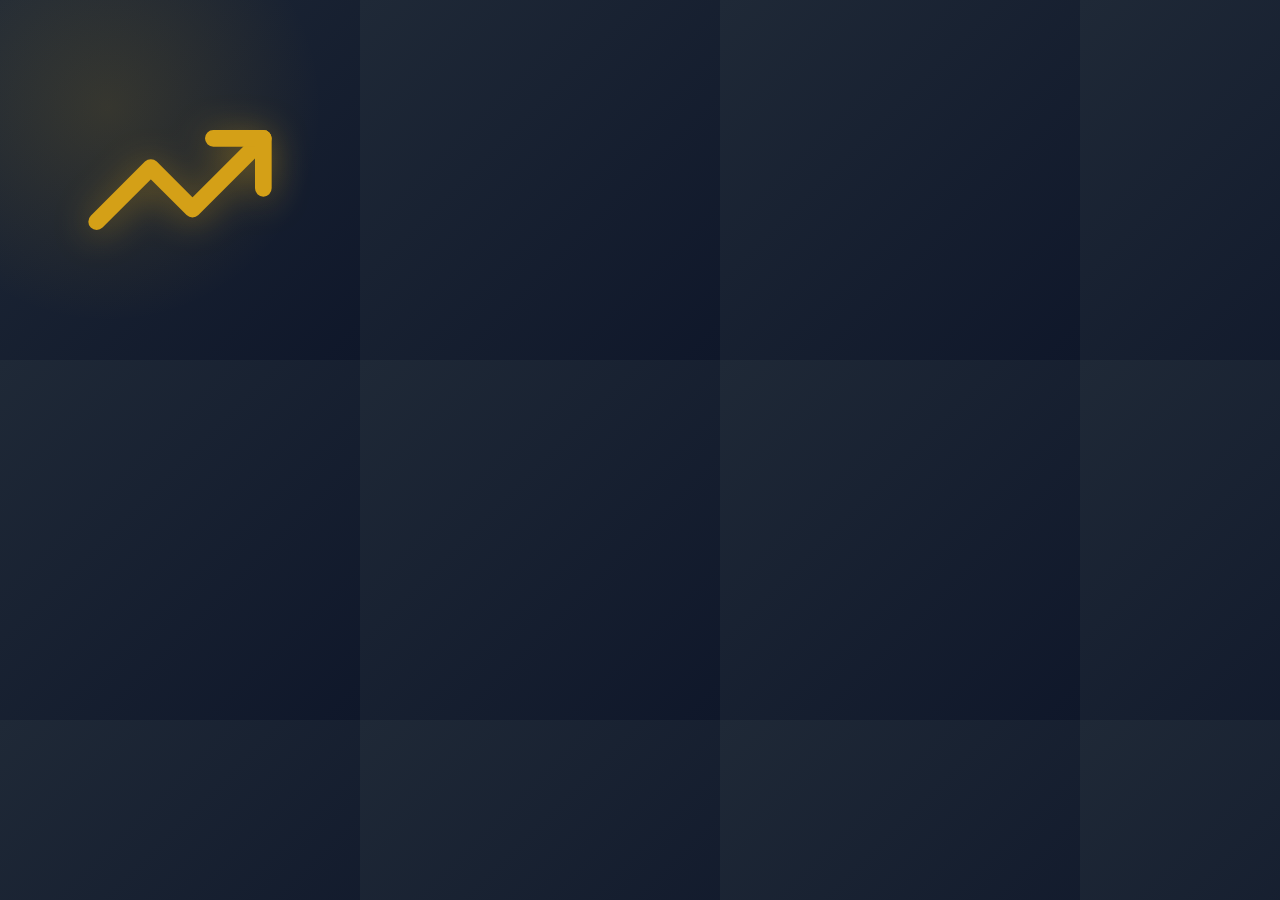
<file: apple-touch-icon.html>
<!DOCTYPE html>
<html lang="zh-CN">
<head>
<meta charset="UTF-8">
<title>Apple Touch Icon — Career Growth Workshop</title>
<style>
  :root {
    --primary: #1f2937;
    --primary-dark: #0f172a;
    --accent: #d4a017;
    --accent-light: #fbbf24;
  }
  * { box-sizing: border-box; margin: 0; padding: 0; }
  html, body { width: 360px; height: 360px; overflow: hidden; }
  body {
    background: linear-gradient(135deg, var(--primary) 0%, var(--primary-dark) 100%);
    display: flex;
    align-items: center;
    justify-content: center;
    position: relative;
  }
  body::after {
    content: "";
    position: absolute;
    inset: 0;
    background: radial-gradient(ellipse at 30% 30%, rgba(212,160,23,0.15) 0%, transparent 60%);
  }
  .icon {
    color: var(--accent);
    width: 200px;
    height: 200px;
    position: relative;
    z-index: 1;
    filter: drop-shadow(0 4px 18px rgba(212,160,23,0.45));
  }
</style>
</head>
<body>
  <svg class="icon" xmlns="http://www.w3.org/2000/svg" viewBox="0 0 24 24" fill="none" stroke="currentColor" stroke-width="2" stroke-linecap="round" stroke-linejoin="round" aria-hidden="true">
    <polyline points="22 7 13.5 15.5 8.5 10.5 2 17"></polyline>
    <polyline points="16 7 22 7 22 13"></polyline>
  </svg>
</body>
</html>
</file>
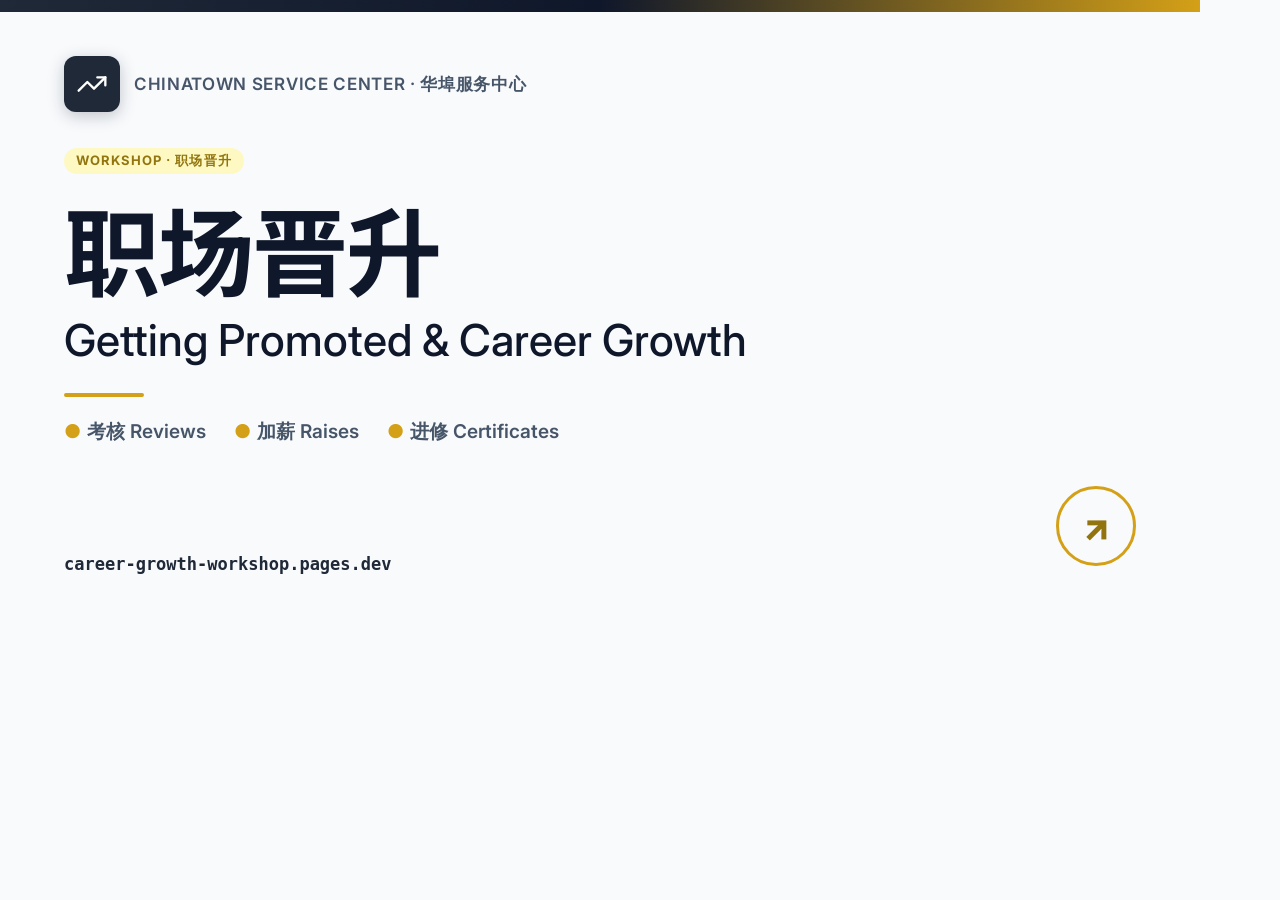
<file: og-image.html>
<!DOCTYPE html>
<html lang="zh-CN">
<head>
<meta charset="UTF-8">
<title>OG image — Career Growth Workshop</title>
<link rel="preconnect" href="https://fonts.googleapis.com">
<link rel="preconnect" href="https://fonts.gstatic.com" crossorigin>
<link rel="stylesheet" href="https://fonts.googleapis.com/css2?family=Noto+Sans+SC:wght@400;500;700&family=Inter:wght@400;500;700;800&display=swap">
<style>
  :root {
    --primary: #1f2937;
    --primary-dark: #0f172a;
    --accent: #d4a017;
    --accent-light: #fef9c3;
    --accent-text: #92750e;
    --bg: #f8fafc;
    --ink: #0f172a;
    --sub: #475569;
  }
  * { box-sizing: border-box; margin: 0; padding: 0; }
  html, body { width: 1200px; height: 630px; overflow: hidden; }
  body {
    font-family: "Inter", -apple-system, sans-serif;
    background: var(--bg);
    color: var(--ink);
    padding: 56px 64px;
    display: flex;
    flex-direction: column;
    justify-content: space-between;
    position: relative;
  }
  body::before {
    content: "";
    position: absolute;
    top: 0; left: 0; right: 0;
    height: 12px;
    background: linear-gradient(90deg, var(--primary) 0%, var(--primary-dark) 50%, var(--accent) 100%);
  }
  .header {
    display: flex;
    align-items: center;
    gap: 14px;
  }
  .icon-square {
    width: 56px; height: 56px;
    border-radius: 12px;
    background: var(--primary);
    color: #fff;
    display: flex;
    align-items: center;
    justify-content: center;
    box-shadow: 0 4px 16px rgba(31,41,55,0.25);
  }
  .icon-square svg { width: 32px; height: 32px; }
  .org-name {
    font-size: 17px;
    font-weight: 600;
    letter-spacing: 0.04em;
    color: var(--sub);
    text-transform: uppercase;
  }
  .workshop-tag {
    display: inline-block;
    background: var(--accent-light);
    color: var(--accent-text);
    font-size: 13px;
    font-weight: 700;
    letter-spacing: 0.08em;
    padding: 4px 12px;
    border-radius: 16px;
    text-transform: uppercase;
    margin-bottom: 24px;
  }
  .title-zh {
    font-family: "Noto Sans SC", "PingFang SC", sans-serif;
    font-size: 96px;
    font-weight: 700;
    color: var(--primary-dark);
    line-height: 1.05;
    margin-bottom: 16px;
    letter-spacing: -0.02em;
  }
  .title-en {
    font-size: 44px;
    font-weight: 500;
    color: var(--ink);
    line-height: 1.15;
  }
  .amber-rule {
    width: 80px;
    height: 4px;
    background: var(--accent);
    border-radius: 2px;
    margin: 28px 0 22px;
  }
  .topics {
    display: flex;
    gap: 28px;
    font-size: 19px;
    font-weight: 600;
    color: var(--sub);
  }
  .topics .dot {
    color: var(--accent);
    margin-right: 6px;
  }
  .footer {
    display: flex;
    justify-content: space-between;
    align-items: flex-end;
  }
  .url {
    font-size: 17px;
    font-weight: 700;
    color: var(--primary);
    font-family: ui-monospace, "SF Mono", monospace;
  }
  .corner-mark {
    position: absolute;
    bottom: 64px; right: 64px;
    width: 80px; height: 80px;
    border: 3px solid var(--accent);
    border-radius: 50%;
    display: flex;
    align-items: center;
    justify-content: center;
    color: var(--accent-text);
    font-size: 38px;
    font-weight: 800;
  }
</style>
</head>
<body>
  <div>
    <div class="header">
      <div class="icon-square">
        <svg xmlns="http://www.w3.org/2000/svg" viewBox="0 0 24 24" fill="none" stroke="currentColor" stroke-width="1.75" stroke-linecap="round" stroke-linejoin="round" aria-hidden="true"><polyline points="22 7 13.5 15.5 8.5 10.5 2 17"></polyline><polyline points="16 7 22 7 22 13"></polyline></svg>
      </div>
      <div class="org-name">Chinatown Service Center · 华埠服务中心</div>
    </div>
    <div style="margin-top:36px;">
      <div class="workshop-tag">Workshop · 职场晋升</div>
      <div class="title-zh">职场晋升</div>
      <div class="title-en">Getting Promoted &amp; Career Growth</div>
      <div class="amber-rule"></div>
      <div class="topics">
        <span><span class="dot">●</span>考核 Reviews</span>
        <span><span class="dot">●</span>加薪 Raises</span>
        <span><span class="dot">●</span>进修 Certificates</span>
      </div>
    </div>
  </div>
  <div class="footer">
    <div class="url">career-growth-workshop.pages.dev</div>
  </div>
  <div class="corner-mark">↗</div>
</body>
</html>
</file>
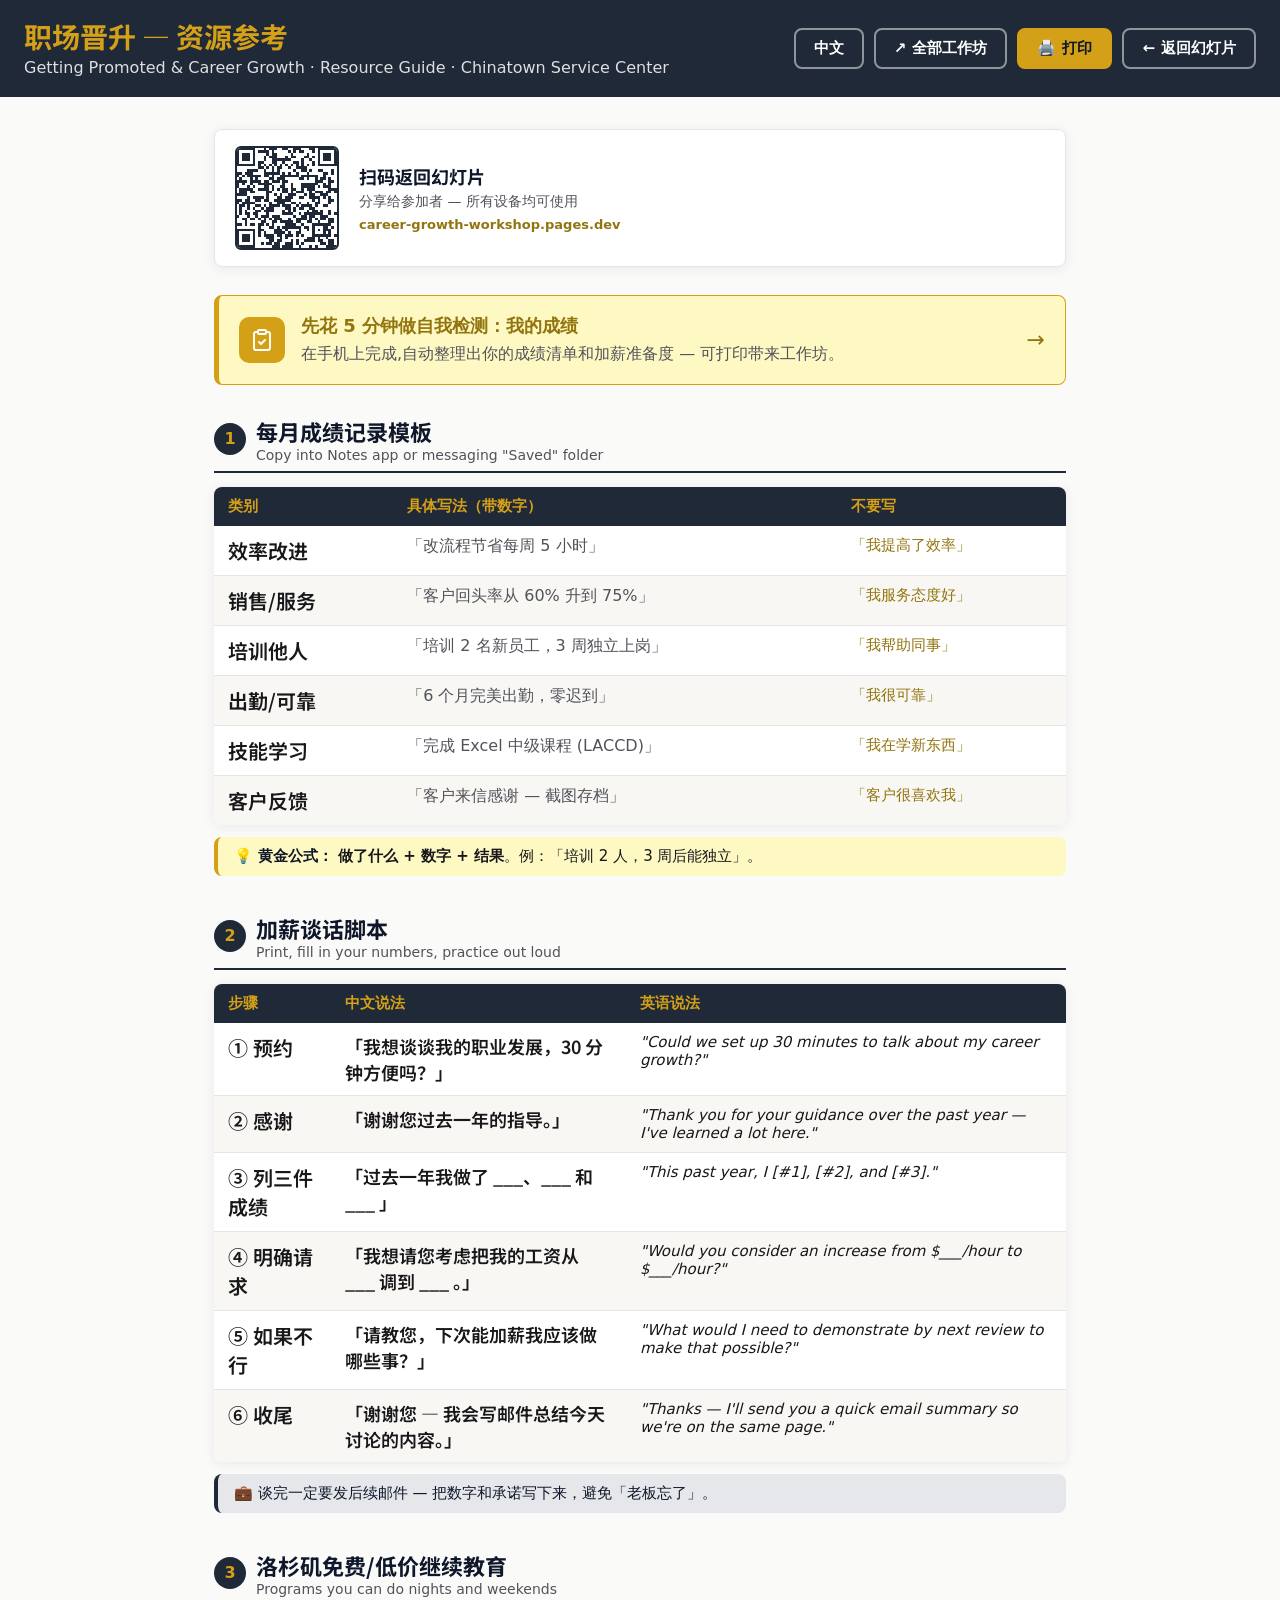
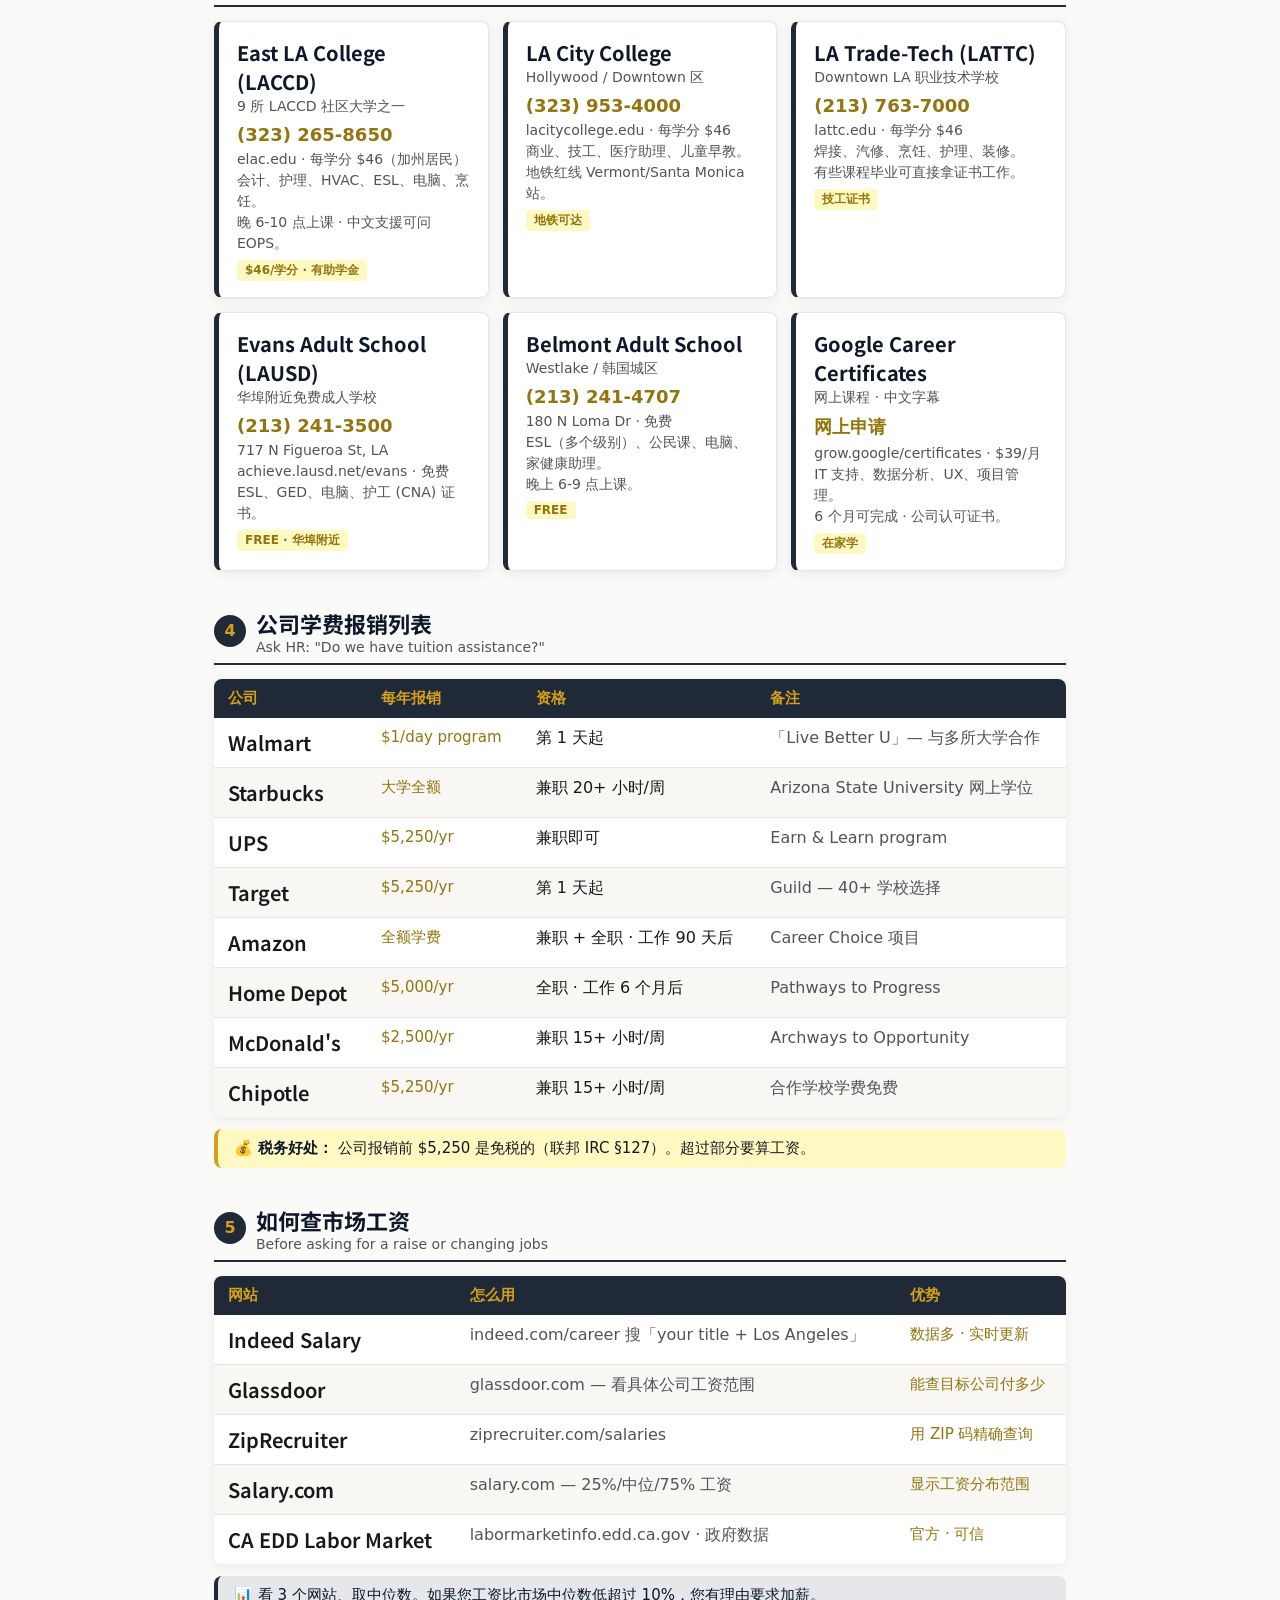
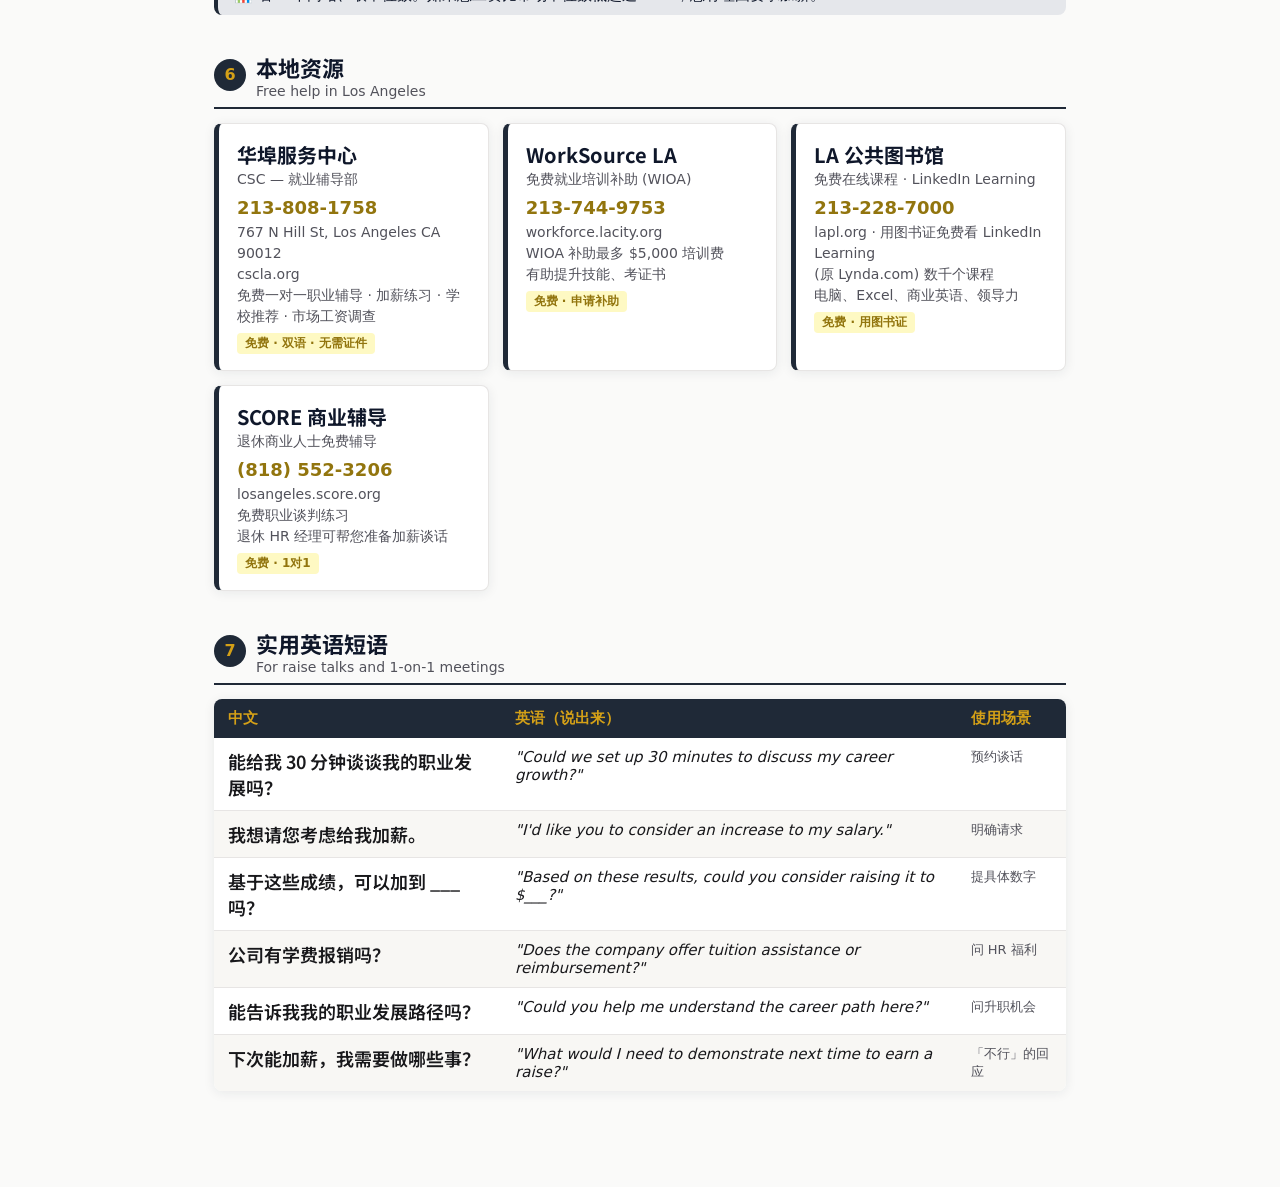
<file: resources.html>
<!DOCTYPE html>
<html lang="zh-CN">
<head>
  <meta charset="UTF-8">
  <meta name="viewport" content="width=device-width, initial-scale=1.0">
  <title>晋升与成长 资源 · Career Growth Resources — CSC</title>
  <meta name="description" content="Getting promoted and continuing education in LA — performance reviews, raise scripts, LACCD/LAUSD schools, employer tuition aid. Chinatown Service Center.">
  <link rel="canonical" href="https://career-growth-workshop.pages.dev/resources">
  <meta property="og:title" content="晋升与成长 资源 · Career Growth Resources — Chinatown Service Center">
  <meta property="og:description" content="Bilingual career-growth reference — review prep, raise scripts, free/low-cost LA continuing education, employer tuition assistance.">
  <meta property="og:type" content="website">
  <meta property="og:url" content="https://career-growth-workshop.pages.dev/resources">
  <meta name="twitter:card" content="summary_large_image">
  <link rel="icon" href="data:image/svg+xml,<svg xmlns='http://www.w3.org/2000/svg' viewBox='0 0 100 100'><text y='.9em' font-size='90'>📈</text></svg>">
  <link rel="preconnect" href="https://fonts.googleapis.com">
  <link rel="preconnect" href="https://fonts.gstatic.com" crossorigin>
  <link rel="stylesheet" href="https://fonts.googleapis.com/css2?family=Noto+Sans+SC:wght@400;500;700&display=swap">
  <link rel="stylesheet" href="styles.css">
  <link rel="stylesheet" href="print.css">
</head>
<body class="zh resources-body">
<a class="skip-to-main" href="#main-content">跳至主内容 · Skip to main content</a>

<header class="resources-header no-print">
  <div class="resources-title-block">
    <div class="resources-title-zh">职场晋升 — 资源参考</div>
    <div class="resources-title-en">Getting Promoted &amp; Career Growth · Resource Guide · Chinatown Service Center</div>
  </div>
  <div class="header-actions">
    <button class="btn-ghost" id="langToggle" data-action="toggle-lang" aria-label="切换语言 · Toggle language">中文</button>
    <a class="btn-ghost" href="https://csc-workshops.pages.dev" target="_blank" rel="noopener">↗ <span class="zh">全部工作坊</span><span class="en">All workshops</span></a>
    <button class="btn-primary print-btn" data-action="print">🖨️ <span class="zh">打印</span><span class="en">Print</span></button>
    <a class="btn-ghost back-link" href="index.html">← <span class="zh">返回幻灯片</span><span class="en">Back to Slides</span></a>
  </div>
</header>

<main class="resources-page" id="main-content">

  <div class="qr-top-row no-print" id="qr-top-row">
    <div id="qr-top"></div>
    <div class="qr-top-info">
      <div class="qr-top-zh"><span class="zh">扫码返回幻灯片</span><span class="en">Scan to view slides</span></div>
      <div class="qr-top-en"><span class="zh">分享给参加者 — 所有设备均可使用</span><span class="en">Share with participants — works on any device</span></div>
      <div class="qr-top-url">career-growth-workshop.pages.dev</div>
    </div>
  </div>

  <a class="tool-callout no-print" href="https://csc-diagnostics.pages.dev/#/w15/" target="_blank" rel="noopener noreferrer" aria-label="Self-check tool: Your Wins · 自我检测工具：我的成绩">
    <span class="tool-callout-icon" aria-hidden="true">
      <svg xmlns="http://www.w3.org/2000/svg" width="24" height="24" viewBox="0 0 24 24" fill="none" stroke="currentColor" stroke-width="1.9" stroke-linecap="round" stroke-linejoin="round"><rect x="8" y="2" width="8" height="4" rx="1" ry="1"></rect><path d="M16 4h2a2 2 0 0 1 2 2v14a2 2 0 0 1-2 2H6a2 2 0 0 1-2-2V6a2 2 0 0 1 2-2h2"></path><path d="m9 14 2 2 4-4"></path></svg>
    </span>
    <span class="tool-callout-text">
      <span class="tool-callout-title"><span class="zh">先花 5 分钟做自我检测：我的成绩</span><span class="en">First, a 5-min self-check: Your Wins</span></span>
      <span class="tool-callout-sub"><span class="zh">在手机上完成,自动整理出你的成绩清单和加薪准备度 — 可打印带来工作坊。</span><span class="en">Do it on your phone — it builds your wins list and raise-readiness to print and bring to the workshop.</span></span>
    </span>
    <span class="tool-callout-arrow" aria-hidden="true">→</span>
  </a>

  <!-- ── Section 1: Wins-Tracking Template ──────────── -->
  <div class="resource-section">
    <div class="section-header">
      <div class="section-num">1</div>
      <div>
        <div class="section-title-zh"><span class="zh">每月成绩记录模板</span><span class="en">Monthly Wins Tracking Template</span></div>
        <div class="section-title-en"><span class="zh">Copy into Notes app or messaging "Saved" folder</span><span class="en">复制到手机 Notes 或微信「文件传输助手」</span></div>
      </div>
    </div>
    <table class="res-table">
      <thead>
        <tr>
          <th><span class="zh">类别</span><span class="en">Category</span></th>
          <th><span class="zh">具体写法（带数字）</span><span class="en">Concrete Examples (with numbers)</span></th>
          <th><span class="zh">不要写</span><span class="en">Avoid</span></th>
        </tr>
      </thead>
      <tbody>
        <tr>
          <td class="zh-cell"><span class="zh">效率改进</span><span class="en">Efficiency wins</span></td>
          <td class="en-cell"><span class="zh">「改流程节省每周 5 小时」</span><span class="en">"Changed process — saved 5 hours/week"</span></td>
          <td class="tip-cell"><span class="zh">「我提高了效率」</span><span class="en">"I improved efficiency"</span></td>
        </tr>
        <tr>
          <td class="zh-cell"><span class="zh">销售/服务</span><span class="en">Sales / service</span></td>
          <td class="en-cell"><span class="zh">「客户回头率从 60% 升到 75%」</span><span class="en">"Repeat customers went from 60% to 75%"</span></td>
          <td class="tip-cell"><span class="zh">「我服务态度好」</span><span class="en">"I have good service"</span></td>
        </tr>
        <tr>
          <td class="zh-cell"><span class="zh">培训他人</span><span class="en">Training others</span></td>
          <td class="en-cell"><span class="zh">「培训 2 名新员工，3 周独立上岗」</span><span class="en">"Trained 2 new hires — both ready in 3 weeks"</span></td>
          <td class="tip-cell"><span class="zh">「我帮助同事」</span><span class="en">"I help coworkers"</span></td>
        </tr>
        <tr>
          <td class="zh-cell"><span class="zh">出勤/可靠</span><span class="en">Attendance / reliability</span></td>
          <td class="en-cell"><span class="zh">「6 个月完美出勤，零迟到」</span><span class="en">"6 months perfect attendance, never late"</span></td>
          <td class="tip-cell"><span class="zh">「我很可靠」</span><span class="en">"I'm reliable"</span></td>
        </tr>
        <tr>
          <td class="zh-cell"><span class="zh">技能学习</span><span class="en">New skills</span></td>
          <td class="en-cell"><span class="zh">「完成 Excel 中级课程 (LACCD)」</span><span class="en">"Finished Excel Intermediate (LACCD)"</span></td>
          <td class="tip-cell"><span class="zh">「我在学新东西」</span><span class="en">"I'm learning new things"</span></td>
        </tr>
        <tr>
          <td class="zh-cell"><span class="zh">客户反馈</span><span class="en">Customer praise</span></td>
          <td class="en-cell"><span class="zh">「客户来信感谢 — 截图存档」</span><span class="en">"Customer thank-you letter — screenshot saved"</span></td>
          <td class="tip-cell"><span class="zh">「客户很喜欢我」</span><span class="en">"Customers like me"</span></td>
        </tr>
      </tbody>
    </table>
    <div style="margin-top:12px;background:var(--accent-light);border-left:4px solid var(--accent);border-radius:8px;padding:10px 16px;font-size:15px;">
      <strong style="color:var(--primary-dark);"><span class="zh">💡 黄金公式：</span><span class="en">💡 Formula: </span></strong>
      <span class="zh"><strong>做了什么 + 数字 + 结果</strong>。例：「培训 2 人，3 周后能独立」。</span>
      <span class="en"><strong>What I did + a number + the result</strong>. Example: "Trained 2 people; both ready in 3 weeks."</span>
    </div>
  </div>

  <!-- ── Section 2: Raise Conversation Script ────────── -->
  <div class="resource-section">
    <div class="section-header">
      <div class="section-num">2</div>
      <div>
        <div class="section-title-zh"><span class="zh">加薪谈话脚本</span><span class="en">Raise Conversation Script</span></div>
        <div class="section-title-en"><span class="zh">Print, fill in your numbers, practice out loud</span><span class="en">打印 · 填入您的数字 · 大声练习</span></div>
      </div>
    </div>
    <table class="res-table">
      <thead>
        <tr>
          <th><span class="zh">步骤</span><span class="en">Step</span></th>
          <th><span class="zh">中文说法</span><span class="en">In Chinese</span></th>
          <th><span class="zh">英语说法</span><span class="en">In English</span></th>
        </tr>
      </thead>
      <tbody>
        <tr>
          <td class="zh-cell"><span class="zh">① 预约</span><span class="en">① Book it</span></td>
          <td class="phrase-row-zh"><span class="zh">「我想谈谈我的职业发展，30 分钟方便吗？」</span><span class="en">"I'd like to discuss my career growth — do you have 30 minutes?"</span></td>
          <td class="phrase-row-en">"Could we set up 30 minutes to talk about my career growth?"</td>
        </tr>
        <tr>
          <td class="zh-cell"><span class="zh">② 感谢</span><span class="en">② Thanks</span></td>
          <td class="phrase-row-zh"><span class="zh">「谢谢您过去一年的指导。」</span><span class="en">"Thank you for your guidance this past year."</span></td>
          <td class="phrase-row-en">"Thank you for your guidance over the past year — I've learned a lot here."</td>
        </tr>
        <tr>
          <td class="zh-cell"><span class="zh">③ 列三件成绩</span><span class="en">③ 3 wins</span></td>
          <td class="phrase-row-zh"><span class="zh">「过去一年我做了 ___、___ 和 ___ 」</span><span class="en">"This year I did ___, ___, and ___."</span></td>
          <td class="phrase-row-en">"This past year, I [#1], [#2], and [#3]."</td>
        </tr>
        <tr>
          <td class="zh-cell"><span class="zh">④ 明确请求</span><span class="en">④ Specific ask</span></td>
          <td class="phrase-row-zh"><span class="zh">「我想请您考虑把我的工资从 ___ 调到 ___ 。」</span><span class="en">"I'd like you to consider raising my pay from ___ to ___."</span></td>
          <td class="phrase-row-en">"Would you consider an increase from $___/hour to $___/hour?"</td>
        </tr>
        <tr>
          <td class="zh-cell"><span class="zh">⑤ 如果不行</span><span class="en">⑤ If "no"</span></td>
          <td class="phrase-row-zh"><span class="zh">「请教您，下次能加薪我应该做哪些事？」</span><span class="en">"What would I need to show next time to earn a raise?"</span></td>
          <td class="phrase-row-en">"What would I need to demonstrate by next review to make that possible?"</td>
        </tr>
        <tr>
          <td class="zh-cell"><span class="zh">⑥ 收尾</span><span class="en">⑥ Close</span></td>
          <td class="phrase-row-zh"><span class="zh">「谢谢您 — 我会写邮件总结今天讨论的内容。」</span><span class="en">"Thank you — I'll send a quick email summary of what we discussed."</span></td>
          <td class="phrase-row-en">"Thanks — I'll send you a quick email summary so we're on the same page."</td>
        </tr>
      </tbody>
    </table>
    <div style="margin-top:12px;background:var(--primary-light);border-left:4px solid var(--primary);border-radius:8px;padding:10px 16px;font-size:15px;color:var(--primary-dark);">
      <span class="zh">💼 谈完一定要发后续邮件 — 把数字和承诺写下来，避免「老板忘了」。</span>
      <span class="en">💼 Always send a follow-up email — write down the numbers and any commitments to prevent "the boss forgot."</span>
    </div>
  </div>

  <!-- ── Section 3: Free/Low-Cost LA Continuing Ed ──── -->
  <div class="resource-section">
    <div class="section-header">
      <div class="section-num">3</div>
      <div>
        <div class="section-title-zh"><span class="zh">洛杉矶免费/低价继续教育</span><span class="en">Free / Low-Cost LA Continuing Education</span></div>
        <div class="section-title-en"><span class="zh">Programs you can do nights and weekends</span><span class="en">您可以晚上或周末上课的项目</span></div>
      </div>
    </div>
    <div class="org-cards">
      <div class="org-card">
        <div class="org-name-zh"><span class="zh">East LA College (LACCD)</span><span class="en">East LA College</span></div>
        <div class="org-name-en"><span class="zh">9 所 LACCD 社区大学之一</span><span class="en">One of 9 LACCD colleges</span></div>
        <div class="org-phone">(323) 265-8650</div>
        <div class="org-detail">
          <span class="zh">elac.edu · 每学分 $46（加州居民）<br>会计、护理、HVAC、ESL、电脑、烹饪。<br>晚 6-10 点上课 · 中文支援可问 EOPS。</span>
          <span class="en">elac.edu · $46/unit (CA residents)<br>Accounting, nursing, HVAC, ESL, computers, culinary.<br>Evening 6-10pm · Ask EOPS for Chinese support.</span>
        </div>
        <div class="org-badge"><span class="zh">$46/学分 · 有助学金</span><span class="en">$46/unit · Financial aid OK</span></div>
      </div>
      <div class="org-card">
        <div class="org-name-zh"><span class="zh">LA City College</span><span class="en">LA City College</span></div>
        <div class="org-name-en"><span class="zh">Hollywood / Downtown 区</span><span class="en">Hollywood / Downtown area</span></div>
        <div class="org-phone">(323) 953-4000</div>
        <div class="org-detail">
          <span class="zh">lacitycollege.edu · 每学分 $46<br>商业、技工、医疗助理、儿童早教。<br>地铁红线 Vermont/Santa Monica 站。</span>
          <span class="en">lacitycollege.edu · $46/unit<br>Business, trades, medical assistant, early childhood.<br>Metro Red Line — Vermont/Santa Monica station.</span>
        </div>
        <div class="org-badge"><span class="zh">地铁可达</span><span class="en">Metro accessible</span></div>
      </div>
      <div class="org-card">
        <div class="org-name-zh"><span class="zh">LA Trade-Tech (LATTC)</span><span class="en">LA Trade-Tech College</span></div>
        <div class="org-name-en"><span class="zh">Downtown LA 职业技术学校</span><span class="en">Downtown LA trade college</span></div>
        <div class="org-phone">(213) 763-7000</div>
        <div class="org-detail">
          <span class="zh">lattc.edu · 每学分 $46<br>焊接、汽修、烹饪、护理、装修。<br>有些课程毕业可直接拿证书工作。</span>
          <span class="en">lattc.edu · $46/unit<br>Welding, auto repair, culinary, nursing, construction.<br>Many programs lead to immediate certification.</span>
        </div>
        <div class="org-badge"><span class="zh">技工证书</span><span class="en">Trade certificates</span></div>
      </div>
      <div class="org-card">
        <div class="org-name-zh"><span class="zh">Evans Adult School (LAUSD)</span><span class="en">Evans Adult School</span></div>
        <div class="org-name-en"><span class="zh">华埠附近免费成人学校</span><span class="en">Free adult school near Chinatown</span></div>
        <div class="org-phone">(213) 241-3500</div>
        <div class="org-detail">
          <span class="zh">717 N Figueroa St, LA<br>achieve.lausd.net/evans · 免费<br>ESL、GED、电脑、护工 (CNA) 证书。</span>
          <span class="en">717 N Figueroa St, LA<br>achieve.lausd.net/evans · Free<br>ESL, GED, computers, CNA certificate.</span>
        </div>
        <div class="org-badge"><span class="zh">FREE · 华埠附近</span><span class="en">FREE · Near Chinatown</span></div>
      </div>
      <div class="org-card">
        <div class="org-name-zh"><span class="zh">Belmont Adult School</span><span class="en">Belmont Adult School</span></div>
        <div class="org-name-en"><span class="zh">Westlake / 韩国城区</span><span class="en">Westlake / Koreatown area</span></div>
        <div class="org-phone">(213) 241-4707</div>
        <div class="org-detail">
          <span class="zh">180 N Loma Dr · 免费<br>ESL（多个级别）、公民课、电脑、家健康助理。<br>晚上 6-9 点上课。</span>
          <span class="en">180 N Loma Dr · Free<br>ESL (multiple levels), citizenship, computers, home health aide.<br>Evening classes 6-9pm.</span>
        </div>
        <div class="org-badge"><span class="zh">FREE</span><span class="en">FREE</span></div>
      </div>
      <div class="org-card">
        <div class="org-name-zh"><span class="zh">Google Career Certificates</span><span class="en">Google Career Certificates</span></div>
        <div class="org-name-en"><span class="zh">网上课程 · 中文字幕</span><span class="en">Online · Chinese subtitles</span></div>
        <div class="org-phone"><span class="zh">网上申请</span><span class="en">Online only</span></div>
        <div class="org-detail">
          <span class="zh">grow.google/certificates · $39/月<br>IT 支持、数据分析、UX、项目管理。<br>6 个月可完成 · 公司认可证书。</span>
          <span class="en">grow.google/certificates · $39/month<br>IT Support, Data Analytics, UX, Project Management.<br>~6 months to finish · Employer-recognized.</span>
        </div>
        <div class="org-badge"><span class="zh">在家学</span><span class="en">Study at home</span></div>
      </div>
    </div>
  </div>

  <!-- ── Section 4: Employer Tuition Assistance ─────── -->
  <div class="resource-section">
    <div class="section-header">
      <div class="section-num">4</div>
      <div>
        <div class="section-title-zh"><span class="zh">公司学费报销列表</span><span class="en">Companies With Tuition Assistance</span></div>
        <div class="section-title-en"><span class="zh">Ask HR: "Do we have tuition assistance?"</span><span class="en">问 HR：「公司有学费报销吗？」</span></div>
      </div>
    </div>
    <table class="res-table">
      <thead>
        <tr>
          <th><span class="zh">公司</span><span class="en">Company</span></th>
          <th><span class="zh">每年报销</span><span class="en">Per Year</span></th>
          <th><span class="zh">资格</span><span class="en">Eligibility</span></th>
          <th><span class="zh">备注</span><span class="en">Notes</span></th>
        </tr>
      </thead>
      <tbody>
        <tr>
          <td class="zh-cell">Walmart</td>
          <td class="tip-cell">$1/day program</td>
          <td><span class="zh">第 1 天起</span><span class="en">From day 1</span></td>
          <td class="en-cell"><span class="zh">「Live Better U」— 与多所大学合作</span><span class="en">"Live Better U" — partner universities</span></td>
        </tr>
        <tr>
          <td class="zh-cell">Starbucks</td>
          <td class="tip-cell"><span class="zh">大学全额</span><span class="en">100% college tuition</span></td>
          <td><span class="zh">兼职 20+ 小时/周</span><span class="en">Part-time 20+ hrs/week</span></td>
          <td class="en-cell"><span class="zh">Arizona State University 网上学位</span><span class="en">Arizona State University online degree</span></td>
        </tr>
        <tr>
          <td class="zh-cell">UPS</td>
          <td class="tip-cell">$5,250/yr</td>
          <td><span class="zh">兼职即可</span><span class="en">Part-time OK</span></td>
          <td class="en-cell"><span class="zh">Earn &amp; Learn program</span><span class="en">Earn &amp; Learn program</span></td>
        </tr>
        <tr>
          <td class="zh-cell">Target</td>
          <td class="tip-cell">$5,250/yr</td>
          <td><span class="zh">第 1 天起</span><span class="en">From day 1</span></td>
          <td class="en-cell"><span class="zh">Guild — 40+ 学校选择</span><span class="en">Guild platform · 40+ schools</span></td>
        </tr>
        <tr>
          <td class="zh-cell">Amazon</td>
          <td class="tip-cell"><span class="zh">全额学费</span><span class="en">Full college tuition</span></td>
          <td><span class="zh">兼职 + 全职 · 工作 90 天后</span><span class="en">Part- &amp; full-time · After 90 days</span></td>
          <td class="en-cell"><span class="zh">Career Choice 项目</span><span class="en">Career Choice program</span></td>
        </tr>
        <tr>
          <td class="zh-cell">Home Depot</td>
          <td class="tip-cell">$5,000/yr</td>
          <td><span class="zh">全职 · 工作 6 个月后</span><span class="en">Full-time · After 6 months</span></td>
          <td class="en-cell"><span class="zh">Pathways to Progress</span><span class="en">Pathways to Progress</span></td>
        </tr>
        <tr>
          <td class="zh-cell">McDonald's</td>
          <td class="tip-cell">$2,500/yr</td>
          <td><span class="zh">兼职 15+ 小时/周</span><span class="en">Part-time 15+ hrs/week</span></td>
          <td class="en-cell"><span class="zh">Archways to Opportunity</span><span class="en">Archways to Opportunity</span></td>
        </tr>
        <tr>
          <td class="zh-cell">Chipotle</td>
          <td class="tip-cell">$5,250/yr</td>
          <td><span class="zh">兼职 15+ 小时/周</span><span class="en">Part-time 15+ hrs/week</span></td>
          <td class="en-cell"><span class="zh">合作学校学费免费</span><span class="en">Tuition-free at partner schools</span></td>
        </tr>
      </tbody>
    </table>
    <div style="margin-top:12px;background:var(--accent-light);border-left:4px solid var(--accent);border-radius:8px;padding:10px 16px;font-size:15px;">
      <strong style="color:var(--primary-dark);"><span class="zh">💰 税务好处：</span><span class="en">💰 Tax break: </span></strong>
      <span class="zh">公司报销前 $5,250 是免税的（联邦 IRC §127）。超过部分要算工资。</span>
      <span class="en">The first $5,250 of employer tuition aid is federal tax-free (IRC §127). Anything above counts as wages.</span>
    </div>
  </div>

  <!-- ── Section 5: Market Pay Research ─────────────── -->
  <div class="resource-section">
    <div class="section-header">
      <div class="section-num">5</div>
      <div>
        <div class="section-title-zh"><span class="zh">如何查市场工资</span><span class="en">How to Research Market Pay</span></div>
        <div class="section-title-en"><span class="zh">Before asking for a raise or changing jobs</span><span class="en">要求加薪或换工作前 — 先查市场行情</span></div>
      </div>
    </div>
    <table class="res-table">
      <thead>
        <tr>
          <th><span class="zh">网站</span><span class="en">Site</span></th>
          <th><span class="zh">怎么用</span><span class="en">How to use</span></th>
          <th><span class="zh">优势</span><span class="en">Strength</span></th>
        </tr>
      </thead>
      <tbody>
        <tr>
          <td class="zh-cell">Indeed Salary</td>
          <td class="en-cell"><span class="zh">indeed.com/career 搜「your title + Los Angeles」</span><span class="en">indeed.com/career — search "your title + Los Angeles"</span></td>
          <td class="tip-cell"><span class="zh">数据多 · 实时更新</span><span class="en">Lots of data · updates daily</span></td>
        </tr>
        <tr>
          <td class="zh-cell">Glassdoor</td>
          <td class="en-cell"><span class="zh">glassdoor.com — 看具体公司工资范围</span><span class="en">glassdoor.com — company-by-company salary ranges</span></td>
          <td class="tip-cell"><span class="zh">能查目标公司付多少</span><span class="en">Shows what specific companies pay</span></td>
        </tr>
        <tr>
          <td class="zh-cell">ZipRecruiter</td>
          <td class="en-cell"><span class="zh">ziprecruiter.com/salaries</span><span class="en">ziprecruiter.com/salaries</span></td>
          <td class="tip-cell"><span class="zh">用 ZIP 码精确查询</span><span class="en">Search by ZIP code precisely</span></td>
        </tr>
        <tr>
          <td class="zh-cell">Salary.com</td>
          <td class="en-cell"><span class="zh">salary.com — 25%/中位/75% 工资</span><span class="en">salary.com — 25th/median/75th percentile</span></td>
          <td class="tip-cell"><span class="zh">显示工资分布范围</span><span class="en">Shows full salary range</span></td>
        </tr>
        <tr>
          <td class="zh-cell">CA EDD Labor Market</td>
          <td class="en-cell"><span class="zh">labormarketinfo.edd.ca.gov · 政府数据</span><span class="en">labormarketinfo.edd.ca.gov · official CA data</span></td>
          <td class="tip-cell"><span class="zh">官方 · 可信</span><span class="en">Government source · trustworthy</span></td>
        </tr>
      </tbody>
    </table>
    <div style="margin-top:12px;background:var(--primary-light);border-left:4px solid var(--primary);border-radius:8px;padding:10px 16px;font-size:15px;color:var(--primary-dark);">
      <span class="zh">📊 看 3 个网站、取中位数。如果您工资比市场中位数低超过 10%，您有理由要求加薪。</span>
      <span class="en">📊 Check 3 sites, take the median. If your pay is 10%+ below the market median, you have grounds to ask for a raise.</span>
    </div>
  </div>

  <!-- ── Section 6: Local Resources ──────────────────── -->
  <div class="resource-section">
    <div class="section-header">
      <div class="section-num">6</div>
      <div>
        <div class="section-title-zh"><span class="zh">本地资源</span><span class="en">Local Resources</span></div>
        <div class="section-title-en"><span class="zh">Free help in Los Angeles</span><span class="en">洛杉矶免费帮助</span></div>
      </div>
    </div>
    <div class="org-cards">
      <div class="org-card">
        <div class="org-name-zh"><span class="zh">华埠服务中心</span><span class="en">Chinatown Service Center</span></div>
        <div class="org-name-en"><span class="zh">CSC — 就业辅导部</span><span class="en">CSC — Employment Services</span></div>
        <div class="org-phone">213-808-1758</div>
        <div class="org-detail">
          <span class="zh">767 N Hill St, Los Angeles CA 90012<br>cscla.org<br>免费一对一职业辅导 · 加薪练习 · 学校推荐 · 市场工资调查</span>
          <span class="en">767 N Hill St, Los Angeles CA 90012<br>cscla.org<br>Free 1-on-1 career counseling · Raise-talk practice · School referrals · Pay research</span>
        </div>
        <div class="org-badge"><span class="zh">免费 · 双语 · 无需证件</span><span class="en">Free · Bilingual · No ID required</span></div>
      </div>
      <div class="org-card">
        <div class="org-name-zh"><span class="zh">WorkSource LA</span><span class="en">WorkSource Centers (LA City)</span></div>
        <div class="org-name-en"><span class="zh">免费就业培训补助 (WIOA)</span><span class="en">Free job-training grants (WIOA)</span></div>
        <div class="org-phone">213-744-9753</div>
        <div class="org-detail">
          <span class="zh">workforce.lacity.org<br>WIOA 补助最多 $5,000 培训费<br>有助提升技能、考证书</span>
          <span class="en">workforce.lacity.org<br>WIOA grants up to $5,000 for training<br>Helps cover certificate &amp; trade programs</span>
        </div>
        <div class="org-badge"><span class="zh">免费 · 申请补助</span><span class="en">Free · Apply for grant</span></div>
      </div>
      <div class="org-card">
        <div class="org-name-zh"><span class="zh">LA 公共图书馆</span><span class="en">LA Public Library</span></div>
        <div class="org-name-en"><span class="zh">免费在线课程 · LinkedIn Learning</span><span class="en">Free online courses · LinkedIn Learning</span></div>
        <div class="org-phone">213-228-7000</div>
        <div class="org-detail">
          <span class="zh">lapl.org · 用图书证免费看 LinkedIn Learning<br>(原 Lynda.com) 数千个课程<br>电脑、Excel、商业英语、领导力</span>
          <span class="en">lapl.org · Free LinkedIn Learning with library card<br>(formerly Lynda.com) — thousands of courses<br>Computers, Excel, business English, leadership</span>
        </div>
        <div class="org-badge"><span class="zh">免费 · 用图书证</span><span class="en">Free · With library card</span></div>
      </div>
      <div class="org-card">
        <div class="org-name-zh"><span class="zh">SCORE 商业辅导</span><span class="en">SCORE LA — Free Mentors</span></div>
        <div class="org-name-en"><span class="zh">退休商业人士免费辅导</span><span class="en">Retired execs offer free advice</span></div>
        <div class="org-phone">(818) 552-3206</div>
        <div class="org-detail">
          <span class="zh">losangeles.score.org<br>免费职业谈判练习<br>退休 HR 经理可帮您准备加薪谈话</span>
          <span class="en">losangeles.score.org<br>Free negotiation practice sessions<br>Retired HR managers can rehearse raise talks</span>
        </div>
        <div class="org-badge"><span class="zh">免费 · 1对1</span><span class="en">Free · 1-on-1</span></div>
      </div>
    </div>
  </div>

  <!-- ── Section 7: English Phrases ──────────────────── -->
  <div class="resource-section">
    <div class="section-header">
      <div class="section-num">7</div>
      <div>
        <div class="section-title-zh"><span class="zh">实用英语短语</span><span class="en">Useful English Phrases</span></div>
        <div class="section-title-en"><span class="zh">For raise talks and 1-on-1 meetings</span><span class="en">加薪谈话和一对一会议常用</span></div>
      </div>
    </div>
    <table class="res-table">
      <thead>
        <tr>
          <th><span class="zh">中文</span><span class="en">Chinese</span></th>
          <th><span class="zh">英语（说出来）</span><span class="en">English (say this)</span></th>
          <th><span class="zh">使用场景</span><span class="en">When to use</span></th>
        </tr>
      </thead>
      <tbody>
        <tr>
          <td class="phrase-row-zh"><span class="zh">能给我 30 分钟谈谈我的职业发展吗？</span><span class="en">Can we set 30 minutes to discuss my career growth?</span></td>
          <td class="phrase-row-en">"Could we set up 30 minutes to discuss my career growth?"</td>
          <td class="phrase-row-note"><span class="zh">预约谈话</span><span class="en">Booking the meeting</span></td>
        </tr>
        <tr>
          <td class="phrase-row-zh"><span class="zh">我想请您考虑给我加薪。</span><span class="en">I'd like you to consider a raise for me.</span></td>
          <td class="phrase-row-en">"I'd like you to consider an increase to my salary."</td>
          <td class="phrase-row-note"><span class="zh">明确请求</span><span class="en">Making the ask</span></td>
        </tr>
        <tr>
          <td class="phrase-row-zh"><span class="zh">基于这些成绩，可以加到 ___ 吗？</span><span class="en">Based on these results, could you raise it to ___ ?</span></td>
          <td class="phrase-row-en">"Based on these results, could you consider raising it to $___?"</td>
          <td class="phrase-row-note"><span class="zh">提具体数字</span><span class="en">Stating your number</span></td>
        </tr>
        <tr>
          <td class="phrase-row-zh"><span class="zh">公司有学费报销吗？</span><span class="en">Does the company offer tuition assistance?</span></td>
          <td class="phrase-row-en">"Does the company offer tuition assistance or reimbursement?"</td>
          <td class="phrase-row-note"><span class="zh">问 HR 福利</span><span class="en">Asking HR about benefits</span></td>
        </tr>
        <tr>
          <td class="phrase-row-zh"><span class="zh">能告诉我我的职业发展路径吗？</span><span class="en">Could you tell me my career path here?</span></td>
          <td class="phrase-row-en">"Could you help me understand the career path here?"</td>
          <td class="phrase-row-note"><span class="zh">问升职机会</span><span class="en">Asking about promotion</span></td>
        </tr>
        <tr>
          <td class="phrase-row-zh"><span class="zh">下次能加薪，我需要做哪些事？</span><span class="en">What would I need to demonstrate for a raise next time?</span></td>
          <td class="phrase-row-en">"What would I need to demonstrate next time to earn a raise?"</td>
          <td class="phrase-row-note"><span class="zh">「不行」的回应</span><span class="en">When boss says "not now"</span></td>
        </tr>
      </tbody>
    </table>
  </div>

</main>

<script src="qrcode.min.js"></script>
<script src="resources.js"></script>
</body>
</html>
</file>
<file: styles.css>
/* ─── CSS Custom Properties ─────────────────────────────── */
:root {
  --bg:           #fafaf9;
  --surface:      #ffffff;
  --primary:      #1f2937;
  --primary-dark: #0f172a;
  --primary-light:#e5e7eb;
  --accent:       #d4a017;
  --accent-text:  #92750e;
  --accent-light: #fef9c3;
  --text:         #18181b;
  --text-sub:     #52525b;
  --border:       #e7e5e4;
  --shadow:       0 2px 12px rgba(31,41,55,0.08);
  --radius-card:  8px;
  --radius-activity: 12px;
  --radius-btn:   8px;
  --transition:   200ms ease;
  /* Activity match-state colors (concrete vs vague wins) */
  --concrete:       #047857;
  --concrete-bg:    #d1fae5;
  --concrete-dark:  #065f46;
  --vague:          #b45309;
  --vague-bg:       #fef3c7;
  --vague-dark:     #92400e;
}

/* ─── Slide Transition ──────────────────────────────────── */
@keyframes slideFadeIn {
  from { opacity: 0; transform: translateY(6px); }
  to   { opacity: 1; transform: translateY(0); }
}

/* ─── Reset ─────────────────────────────────────────────── */
*, *::before, *::after { box-sizing: border-box; margin: 0; padding: 0; }
html { font-size: 16px; }
body {
  font-family: -apple-system, BlinkMacSystemFont, "Segoe UI", system-ui, sans-serif;
  background: var(--bg);
  color: var(--text);
  height: 100dvh;
  overflow: hidden;
  display: flex;
  flex-direction: column;
}

/* ─── Language Visibility ───────────────────────────────── */
body.zh .en { display: none !important; }
body:not(.zh) .zh { display: none !important; }

/* ─── Suppress focus ring on programmatic heading focus ─── */
h1:focus:not(:focus-visible),
h2:focus:not(:focus-visible) { outline: none; }
[tabindex="-1"]:focus { outline: none; }

/* ─── Explicit focus-visible for interactive elements ───── */
.nav-btn:focus-visible,
.reveal-btn:focus-visible,
.lang-toggle:focus-visible {
  outline: 3px solid #fff;
  outline-offset: 2px;
}
a:focus-visible {
  outline: 3px solid var(--accent);
  outline-offset: 2px;
  border-radius: 2px;
}

/* ─── Skip Link ─────────────────────────────────────────── */
.skip-to-main {
  position: absolute;
  left: -9999px;
  top: 0;
  background: var(--primary);
  color: #fff;
  padding: 8px 16px;
  z-index: 100;
  border-radius: 0 0 8px 0;
}
.skip-to-main:focus { left: 0; }

/* ─── Noscript ──────────────────────────────────────────── */
.noscript-msg {
  position: fixed; inset: 0;
  display: flex; align-items: center; justify-content: center;
  background: var(--bg); font-size: 1.25rem;
  padding: 2rem; text-align: center;
}

/* ─── Header ────────────────────────────────────────────── */
.slide-header {
  display: flex;
  align-items: center;
  justify-content: space-between;
  padding: 10px 20px;
  background: var(--primary);
  color: #fff;
  flex-shrink: 0;
  min-height: 44px;
}
.section-label {
  font-size: 14px;
  font-weight: 600;
  letter-spacing: 0.03em;
  opacity: 0.9;
}
.slide-counter {
  font-size: 14px;
  font-weight: 600;
  background: rgba(255,255,255,0.18);
  padding: 3px 10px;
  border-radius: 20px;
}

/* ─── Header Right Group ────────────────────────────────── */
.header-right {
  display: flex;
  align-items: center;
  gap: 10px;
}

/* ─── Language Toggle ───────────────────────────────────── */
.lang-toggle {
  background: rgba(212,160,23,0.85);
  color: #1f2937;
  border: 1.5px solid rgba(212,160,23,1);
  border-radius: var(--radius-btn);
  padding: 4px 12px;
  font-size: 13px;
  font-weight: 700;
  cursor: pointer;
  transition: background var(--transition);
  line-height: 1.4;
  flex-shrink: 0;
}
.lang-toggle:hover { background: var(--accent); }

/* ─── Slides Area ───────────────────────────────────────── */
.slides-area {
  flex: 1;
  position: relative;
  overflow: hidden;
}

/* ─── Slide Base ────────────────────────────────────────── */
.slide {
  display: none;
  position: absolute;
  inset: 0;
  background: var(--bg);
  overflow-y: auto;
  padding: 32px 40px 24px;
}
.slide.active { display: flex; flex-direction: column; animation: slideFadeIn 220ms ease-out; }
.slide-centered { align-items: center; text-align: center; }
.slide-inner { width: 100%; max-width: 1100px; margin: 0 auto; }
.slide-centered .slide-inner { display: flex; flex-direction: column; align-items: center; }

/* ─── Title Slide ───────────────────────────────────────── */
.title-slide {
  background: radial-gradient(ellipse at 70% 30%, #374151 0%, var(--primary) 55%, var(--primary-dark) 100%);
  justify-content: center;
  color: #fff;
}
.title-slide .slide-inner { text-align: center; }
.csc-name {
  font-size: 18px;
  font-weight: 500;
  opacity: 0.82;
  margin-bottom: 24px;
  letter-spacing: 0.04em;
  color: var(--accent);
}
.main-title {
  font-family: "PingFang SC", "Noto Sans SC", "Microsoft YaHei", sans-serif;
  font-size: 64px;
  font-weight: 700;
  line-height: 1.2;
  margin-bottom: 12px;
  text-shadow: 0 2px 8px rgba(0,0,0,0.3);
}
.main-subtitle {
  font-size: 32px;
  font-weight: 400;
  opacity: 0.92;
  margin-bottom: 32px;
}
.date-line { font-size: 18px; opacity: 0.72; margin-bottom: 36px; }
.start-hint {
  display: inline-block;
  font-size: 16px;
  opacity: 0.85;
  background: rgba(212,160,23,0.18);
  padding: 6px 16px;
  border-radius: 20px;
  border: 1px solid rgba(212,160,23,0.5);
}

/* ─── Topic Badge ───────────────────────────────────────── */
.topic-badge svg { vertical-align: middle; }
.topic-badge {
  display: inline-flex;
  align-items: center;
  gap: 6px;
  background: var(--accent-light);
  color: var(--accent-text);
  font-size: 14px;
  font-weight: 700;
  padding: 5px 14px;
  border-radius: 20px;
  margin-bottom: 16px;
  text-transform: uppercase;
  letter-spacing: 0.04em;
}

/* ─── Slide Headings ────────────────────────────────────── */
.zh-headline {
  font-family: "PingFang SC", "Noto Sans SC", "Microsoft YaHei", sans-serif;
  font-size: 48px;
  font-weight: 700;
  color: var(--primary-dark);
  line-height: 1.2;
  margin-bottom: 6px;
}
.en-subtitle {
  font-size: 22px;
  font-weight: 500;
  color: var(--text-sub);
  margin-bottom: 24px;
  line-height: 1.4;
}

/* ─── Reveal Button ─────────────────────────────────────── */
.reveal-btn {
  background: var(--accent);
  color: var(--primary-dark);
  border: none;
  border-radius: var(--radius-btn);
  padding: 14px 32px;
  font-size: 20px;
  font-weight: 800;
  cursor: pointer;
  transition: background var(--transition), transform var(--transition);
  font-family: "PingFang SC", "Noto Sans SC", "Microsoft YaHei", -apple-system, sans-serif;
  margin-top: 12px;
}
.reveal-btn:hover { background: #b8860b; transform: translateY(-1px); }
.reveal-btn:disabled { background: var(--border); color: var(--text-sub); cursor: not-allowed; transform: none; }

/* ─── Agenda Grid ───────────────────────────────────────── */
.agenda-grid {
  display: grid;
  grid-template-columns: repeat(3, 1fr);
  gap: 20px;
  width: 100%;
  margin-top: 8px;
}
.agenda-card {
  background: var(--surface);
  border: 1.5px solid var(--border);
  border-radius: var(--radius-card);
  padding: 28px 20px;
  text-align: center;
  box-shadow: var(--shadow);
}
.agenda-num {
  font-size: 20px;
  font-weight: 900;
  color: var(--accent);
  margin-bottom: 8px;
}
.agenda-icon { display: block; margin: 0 auto 12px; color: var(--accent); }
.agenda-zh {
  font-family: "PingFang SC", "Noto Sans SC", "Microsoft YaHei", sans-serif;
  font-size: 28px;
  font-weight: 700;
  color: var(--primary-dark);
  margin-bottom: 6px;
}
.agenda-en { font-size: 16px; color: var(--text-sub); }

/* ─── Generic Info Cards ────────────────────────────────── */
.info-grid {
  display: grid;
  grid-template-columns: 1fr 1fr;
  gap: 14px;
  width: 100%;
  margin-bottom: 14px;
}
.info-card {
  background: var(--surface);
  border: 1.5px solid var(--border);
  border-left: 5px solid var(--primary);
  border-radius: var(--radius-card);
  padding: 16px 18px;
  box-shadow: var(--shadow);
}
.info-card.accent { border-left-color: var(--accent); }
.info-card.warn { border-left-color: #b91c1c; }
.info-card.good { border-left-color: var(--concrete); }
.info-card-title {
  font-family: "PingFang SC", "Noto Sans SC", "Microsoft YaHei", sans-serif;
  font-size: 22px;
  font-weight: 700;
  color: var(--primary-dark);
  margin-bottom: 6px;
}
.info-card.warn .info-card-title { color: #b91c1c; }
.info-card.good .info-card-title { color: var(--concrete-dark); }
.info-card.accent .info-card-title { color: var(--accent-text); }
.info-card-text {
  font-size: 16px;
  color: var(--text);
  line-height: 1.5;
}
.info-card-text strong { color: var(--primary-dark); }

/* ─── Callout Rule ──────────────────────────────────────── */
.tax-rule {
  background: var(--accent-light);
  border-left: 4px solid var(--accent);
  border-radius: var(--radius-card);
  padding: 14px 18px;
  width: 100%;
}
.tax-rule-zh {
  font-family: "PingFang SC", "Noto Sans SC", "Microsoft YaHei", sans-serif;
  font-size: 22px;
  font-weight: 700;
  color: var(--primary-dark);
  margin-bottom: 4px;
}
.tax-rule-en { font-size: 16px; color: var(--text-sub); line-height: 1.5; }

/* ─── Slide 3 — Review Cycle Timeline ────────────────────── */
.cycle-grid {
  display: grid;
  grid-template-columns: repeat(2, 1fr);
  gap: 14px;
  width: 100%;
  margin-bottom: 14px;
}
.cycle-card {
  background: var(--surface);
  border: 1.5px solid var(--border);
  border-top: 4px solid var(--accent);
  border-radius: var(--radius-card);
  padding: 18px 20px;
  box-shadow: var(--shadow);
}
.cycle-title-zh {
  font-family: "PingFang SC", "Noto Sans SC", "Microsoft YaHei", sans-serif;
  font-size: 24px;
  font-weight: 700;
  color: var(--primary-dark);
  margin-bottom: 4px;
}
.cycle-title-en {
  font-size: 14px;
  color: var(--text-sub);
  margin-bottom: 10px;
}
.cycle-desc {
  font-size: 16px;
  color: var(--text);
  line-height: 1.5;
}

.boss-criteria {
  background: var(--surface);
  border: 1.5px solid var(--border);
  border-radius: var(--radius-card);
  padding: 16px 20px;
  box-shadow: var(--shadow);
  width: 100%;
}
.criteria-title {
  font-family: "PingFang SC", "Noto Sans SC", "Microsoft YaHei", sans-serif;
  font-size: 22px;
  font-weight: 700;
  color: var(--primary-dark);
  margin-bottom: 12px;
  padding-bottom: 8px;
  border-bottom: 2px solid var(--accent);
}
.criteria-list {
  display: grid;
  grid-template-columns: repeat(2, 1fr);
  gap: 10px 24px;
  list-style: none;
}
.criteria-list li {
  font-size: 17px;
  color: var(--text);
  padding-left: 24px;
  position: relative;
  line-height: 1.4;
}
.criteria-list li::before {
  content: "★";
  position: absolute;
  left: 0;
  color: var(--accent);
  font-weight: 900;
}

/* ─── Slide 4 — Wins Tracker ────────────────────────────── */
.wins-grid {
  display: grid;
  grid-template-columns: 1fr 1fr;
  gap: 16px;
  width: 100%;
  margin-bottom: 14px;
}
.wins-phone {
  background: var(--surface);
  border: 2px solid var(--primary);
  border-radius: 18px;
  padding: 18px 16px;
  box-shadow: var(--shadow);
  font-family: "PingFang SC", "Noto Sans SC", "Microsoft YaHei", monospace;
}
.wins-phone-header {
  background: var(--primary);
  color: var(--accent);
  padding: 8px 12px;
  border-radius: 8px;
  font-size: 16px;
  font-weight: 700;
  margin-bottom: 12px;
  text-align: center;
}
.wins-phone-list { list-style: none; display: flex; flex-direction: column; gap: 8px; }
.wins-phone-list li {
  background: var(--bg);
  border-left: 4px solid var(--accent);
  padding: 8px 12px;
  font-size: 15px;
  color: var(--text);
  border-radius: 4px;
  line-height: 1.4;
}
.wins-phone-list li::before {
  content: "✓ ";
  color: var(--concrete);
  font-weight: 900;
}
.wins-rules {
  background: var(--surface);
  border: 1.5px solid var(--border);
  border-radius: var(--radius-card);
  padding: 18px 20px;
  box-shadow: var(--shadow);
}
.wins-rules-title {
  font-family: "PingFang SC", "Noto Sans SC", "Microsoft YaHei", sans-serif;
  font-size: 22px;
  font-weight: 700;
  color: var(--primary-dark);
  margin-bottom: 10px;
}
.wins-rules-list {
  list-style: none;
  display: flex;
  flex-direction: column;
  gap: 10px;
}
.wins-rules-list li {
  font-size: 16px;
  color: var(--text);
  padding-left: 26px;
  position: relative;
  line-height: 1.45;
}
.wins-rules-list li::before {
  content: counter(rule);
  counter-increment: rule;
  position: absolute;
  left: 0;
  top: 0;
  width: 20px;
  height: 20px;
  background: var(--accent);
  color: var(--primary-dark);
  font-weight: 800;
  font-size: 12px;
  border-radius: 50%;
  display: flex;
  align-items: center;
  justify-content: center;
}
.wins-rules-list { counter-reset: rule; }

/* ─── Slide 5 — Concrete vs Vague (two-phase) ───────────── */
.activity-slide { background: #f5f5f4; }
.activity-slide .topic-badge {
  background: var(--accent-light);
  color: var(--accent-text);
}
.activity-slide .zh-headline,
.activity-slide .en-subtitle {
  color: var(--primary-dark);
}

.win-cards {
  display: grid;
  grid-template-columns: repeat(2, 1fr);
  gap: 12px;
  width: 100%;
  margin-bottom: 18px;
}
.win-card {
  background: var(--surface);
  border: 2px solid var(--border);
  border-radius: var(--radius-activity);
  padding: 14px 16px;
  box-shadow: var(--shadow);
  transition: border-color var(--transition), background var(--transition);
  position: relative;
  text-align: left;
}
.win-card-label {
  display: inline-block;
  background: var(--primary);
  color: #fff;
  font-size: 11px;
  font-weight: 800;
  padding: 2px 8px;
  border-radius: 4px;
  letter-spacing: 0.05em;
  margin-bottom: 8px;
}
.win-card-text {
  font-family: "PingFang SC", "Noto Sans SC", "Microsoft YaHei", sans-serif;
  font-size: 18px;
  font-weight: 600;
  color: var(--text);
  line-height: 1.4;
  margin-bottom: 4px;
}
.win-card-en {
  font-size: 13px;
  color: var(--text-sub);
  line-height: 1.4;
  font-style: italic;
}
.activity-slide[data-phase="answer"] .win-card.concrete {
  border-color: var(--concrete);
  background: var(--concrete-bg);
}
.activity-slide[data-phase="answer"] .win-card.concrete .win-card-label {
  background: var(--concrete);
}
.activity-slide[data-phase="answer"] .win-card.concrete::after {
  content: "✓";
  position: absolute;
  top: -10px;
  right: -10px;
  background: var(--concrete);
  color: #fff;
  width: 26px;
  height: 26px;
  border-radius: 50%;
  display: flex;
  align-items: center;
  justify-content: center;
  font-weight: 900;
  font-size: 15px;
  box-shadow: 0 2px 6px rgba(0,0,0,0.15);
}
.activity-slide[data-phase="answer"] .win-card.vague {
  border-color: var(--vague);
  background: var(--vague-bg);
}
.activity-slide[data-phase="answer"] .win-card.vague .win-card-label {
  background: var(--vague);
}

.activity-answer-box {
  display: none;
  width: 100%;
  background: var(--surface);
  border: 2px solid var(--concrete);
  border-radius: 12px;
  padding: 14px 18px;
  margin-top: 4px;
  text-align: left;
}
.activity-answer-title {
  font-weight: 800;
  color: var(--concrete-dark);
  font-size: 18px;
  margin-bottom: 8px;
}
.activity-answer-text {
  font-size: 15px;
  color: var(--text);
  line-height: 1.5;
}

.vote-prompt {
  font-size: 18px;
  color: var(--primary-dark);
  font-weight: 700;
  margin-bottom: 12px;
}

/* ─── Slide 6 — When to Ask (timeline + warn) ───────────── */
.timing-row {
  display: grid;
  grid-template-columns: 1fr 1fr 1fr;
  gap: 14px;
  width: 100%;
  margin-bottom: 14px;
}
.timing-card {
  background: var(--surface);
  border: 1.5px solid var(--border);
  border-radius: var(--radius-card);
  padding: 16px;
  text-align: center;
  box-shadow: var(--shadow);
  position: relative;
}
.timing-card.go { border-top: 5px solid var(--concrete); }
.timing-card.no { border-top: 5px solid #b91c1c; }
.timing-icon {
  width: 48px;
  height: 48px;
  margin: 0 auto 10px;
  display: flex;
  align-items: center;
  justify-content: center;
  border-radius: 50%;
  font-size: 24px;
  font-weight: 900;
}
.timing-card.go .timing-icon { background: var(--concrete-bg); color: var(--concrete); }
.timing-card.no .timing-icon { background: #fee2e2; color: #b91c1c; }
.timing-title-zh {
  font-family: "PingFang SC", "Noto Sans SC", "Microsoft YaHei", sans-serif;
  font-size: 22px;
  font-weight: 700;
  color: var(--primary-dark);
  margin-bottom: 4px;
}
.timing-title-en { font-size: 14px; color: var(--text-sub); margin-bottom: 8px; }
.timing-desc { font-size: 14px; color: var(--text); line-height: 1.45; }

/* ─── Slide 7 — Script ──────────────────────────────────── */
.script-block {
  background: var(--surface);
  border: 1.5px solid var(--border);
  border-left: 5px solid var(--accent);
  border-radius: var(--radius-card);
  padding: 18px 20px;
  box-shadow: var(--shadow);
  width: 100%;
  margin-bottom: 12px;
}
.script-step {
  font-family: "PingFang SC", "Noto Sans SC", "Microsoft YaHei", sans-serif;
  font-size: 13px;
  font-weight: 800;
  color: var(--accent-text);
  letter-spacing: 0.06em;
  text-transform: uppercase;
  margin-bottom: 8px;
}
.script-zh {
  font-family: "PingFang SC", "Noto Sans SC", "Microsoft YaHei", sans-serif;
  font-size: 22px;
  font-weight: 700;
  color: var(--text);
  line-height: 1.45;
  margin-bottom: 6px;
}
.script-en {
  font-size: 17px;
  color: var(--text-sub);
  line-height: 1.5;
  font-style: italic;
}

/* ─── Slide 8 — True/False Quiz ─────────────────────────── */
.quiz-question {
  background: var(--surface);
  border: 2px solid var(--border);
  border-radius: var(--radius-activity);
  padding: 20px 24px;
  margin-bottom: 16px;
  width: 100%;
  max-width: 820px;
  box-shadow: var(--shadow);
}
.quiz-q-zh {
  font-family: "PingFang SC", "Noto Sans SC", "Microsoft YaHei", sans-serif;
  font-size: 26px;
  font-weight: 700;
  color: var(--text);
  margin-bottom: 6px;
  line-height: 1.3;
}
.quiz-q-en { font-size: 16px; color: var(--text-sub); line-height: 1.4; }

.answer-block {
  background: var(--surface);
  border: 2px solid var(--accent);
  border-radius: var(--radius-activity);
  padding: 16px 22px;
  width: 100%;
  max-width: 820px;
  margin-bottom: 12px;
  display: none;
  text-align: left;
}
.verdict-badge {
  display: inline-flex;
  align-items: center;
  gap: 6px;
  padding: 6px 16px;
  border-radius: 6px;
  font-size: 18px;
  font-weight: 800;
  margin-bottom: 10px;
}
.verdict-false { background: #fdecea; color: #c62828; border: 2px solid #ef9a9a; }
.verdict-true  { background: #e8f5e9; color: #2e7d32; border: 2px solid #a5d6a7; }
.answer-explanation-zh {
  font-family: "PingFang SC", "Noto Sans SC", "Microsoft YaHei", sans-serif;
  font-size: 22px;
  font-weight: 700;
  color: var(--text);
  margin-bottom: 6px;
  line-height: 1.3;
}
.answer-explanation-en {
  font-size: 16px;
  color: var(--text-sub);
  line-height: 1.5;
}
.q2-block, .q3-block { display: none; width: 100%; max-width: 820px; }

/* ─── Slide 9 — Relationships ───────────────────────────── */
.rel-grid {
  display: grid;
  grid-template-columns: repeat(3, 1fr);
  gap: 14px;
  width: 100%;
  margin-bottom: 14px;
}
.rel-card {
  background: var(--surface);
  border: 1.5px solid var(--border);
  border-radius: var(--radius-card);
  padding: 18px 16px;
  box-shadow: var(--shadow);
  text-align: center;
}
.rel-icon {
  width: 56px;
  height: 56px;
  border-radius: 50%;
  background: var(--accent-light);
  color: var(--accent-text);
  display: flex;
  align-items: center;
  justify-content: center;
  margin: 0 auto 10px;
}
.rel-title-zh {
  font-family: "PingFang SC", "Noto Sans SC", "Microsoft YaHei", sans-serif;
  font-size: 22px;
  font-weight: 700;
  color: var(--primary-dark);
  margin-bottom: 4px;
}
.rel-title-en { font-size: 14px; color: var(--text-sub); margin-bottom: 8px; }
.rel-desc { font-size: 15px; color: var(--text); line-height: 1.45; text-align: left; }

/* ─── Slide 10 — Continuing Education ───────────────────── */
.edu-grid {
  display: grid;
  grid-template-columns: repeat(2, 1fr);
  gap: 14px;
  width: 100%;
}
.edu-card {
  background: var(--surface);
  border: 1.5px solid var(--border);
  border-radius: var(--radius-card);
  padding: 16px 18px;
  box-shadow: var(--shadow);
  display: flex;
  gap: 14px;
  align-items: flex-start;
}
.edu-icon {
  flex-shrink: 0;
  width: 48px;
  height: 48px;
  border-radius: 8px;
  background: var(--primary);
  color: var(--accent);
  display: flex;
  align-items: center;
  justify-content: center;
}
.edu-name-zh {
  font-family: "PingFang SC", "Noto Sans SC", "Microsoft YaHei", sans-serif;
  font-size: 22px;
  font-weight: 700;
  color: var(--text);
  margin-bottom: 2px;
}
.edu-name-en {
  font-size: 14px;
  color: var(--text-sub);
  margin-bottom: 6px;
}
.edu-desc { font-size: 14px; color: var(--text); line-height: 1.5; }
.edu-pill {
  display: inline-block;
  margin-top: 6px;
  background: var(--accent-light);
  color: var(--accent-text);
  font-size: 12px;
  font-weight: 800;
  padding: 2px 8px;
  border-radius: 4px;
}

/* ─── Slide 11 — Stay vs Go ─────────────────────────────── */
.stay-go {
  display: grid;
  grid-template-columns: 1fr 1fr;
  gap: 16px;
  width: 100%;
}
.stay-col, .go-col {
  background: var(--surface);
  border: 1.5px solid var(--border);
  border-radius: var(--radius-card);
  padding: 18px 20px;
  box-shadow: var(--shadow);
}
.stay-col { border-top: 5px solid var(--concrete); }
.go-col { border-top: 5px solid var(--accent); }
.stay-go-header {
  display: flex;
  align-items: center;
  gap: 10px;
  margin-bottom: 12px;
  padding-bottom: 8px;
  border-bottom: 2px solid var(--border);
}
.stay-go-icon {
  width: 36px;
  height: 36px;
  border-radius: 8px;
  display: flex;
  align-items: center;
  justify-content: center;
  flex-shrink: 0;
}
.stay-col .stay-go-icon { background: var(--concrete-bg); color: var(--concrete); }
.go-col .stay-go-icon { background: var(--accent-light); color: var(--accent-text); }
.stay-go-title {
  font-family: "PingFang SC", "Noto Sans SC", "Microsoft YaHei", sans-serif;
  font-size: 22px;
  font-weight: 700;
  color: var(--primary-dark);
}
.stay-go-en {
  font-size: 14px;
  color: var(--text-sub);
  margin-top: 2px;
}
.stay-go-list { list-style: none; display: flex; flex-direction: column; gap: 8px; }
.stay-go-list li {
  font-size: 16px;
  color: var(--text);
  padding-left: 22px;
  position: relative;
  line-height: 1.45;
}
.stay-col .stay-go-list li::before { content: "✓"; color: var(--concrete); position: absolute; left: 0; font-weight: 800; }
.go-col .stay-go-list li::before { content: "→"; color: var(--accent-text); position: absolute; left: 0; font-weight: 800; }

/* ─── Slide 12 — Services + Resources ───────────────────── */
.service-grid {
  display: grid;
  grid-template-columns: repeat(auto-fit, minmax(180px, 1fr));
  gap: 14px;
  width: 100%;
  margin-bottom: 16px;
}
.service-card {
  background: var(--surface);
  border: 1.5px solid var(--border);
  border-radius: var(--radius-card);
  padding: 18px 14px;
  text-align: center;
  box-shadow: var(--shadow);
}
.service-icon { display: flex; justify-content: center; margin-bottom: 8px; color: var(--accent-text); }
.service-zh {
  font-family: "PingFang SC", "Noto Sans SC", "Microsoft YaHei", sans-serif;
  font-size: 22px;
  font-weight: 700;
  color: var(--primary-dark);
  margin-bottom: 4px;
}
.service-en { font-size: 14px; color: var(--text-sub); }
.csc-cta {
  background: var(--primary);
  color: #fff;
  border-radius: var(--radius-card);
  padding: 14px 24px;
  text-align: center;
  width: 100%;
}
.cta-zh {
  font-family: "PingFang SC", "Noto Sans SC", "Microsoft YaHei", sans-serif;
  font-size: 24px;
  font-weight: 700;
  margin-bottom: 6px;
  color: var(--accent);
}
.cta-en { font-size: 16px; opacity: 0.92; }
.cta-address { font-size: 15px; opacity: 0.82; margin-top: 6px; }

.qr-row {
  display: flex;
  align-items: center;
  gap: 24px;
  margin-top: 16px;
  width: 100%;
  max-width: 640px;
}
.qr-row #qr-container canvas,
.qr-row #qr-container img { border-radius: 0; border: 3px solid var(--primary); }
.qr-zh {
  font-family: "PingFang SC", "Noto Sans SC", "Microsoft YaHei", sans-serif;
  font-size: 22px;
  font-weight: 700;
  color: var(--primary-dark);
  margin-bottom: 6px;
}
.qr-en { font-size: 15px; color: var(--text-sub); margin-bottom: 4px; }
.qr-url { font-size: 14px; color: var(--accent-text); font-weight: 700; word-break: break-all; }
.qr-url a { color: inherit; text-decoration: underline; cursor: pointer; pointer-events: auto; }
.qr-url a:hover { opacity: 0.8; }

.closing-msg {
  font-family: "PingFang SC", "Noto Sans SC", "Microsoft YaHei", sans-serif;
  font-size: 22px;
  font-weight: 700;
  color: var(--primary-dark);
  text-align: center;
  margin-top: 18px;
}
.closing-msg .en-part {
  font-family: sans-serif;
  font-size: 15px;
  font-weight: 400;
  display: block;
  color: var(--text-sub);
  margin-top: 4px;
}

/* ─── Footer / Navigation ───────────────────────────────── */
.slide-footer {
  flex-shrink: 0;
  background: var(--surface);
  border-top: 1.5px solid var(--border);
  padding: 10px 20px;
  display: flex;
  flex-direction: column;
  gap: 8px;
  align-items: center;
}
.progress-dots {
  display: flex;
  gap: 6px;
  flex-wrap: wrap;
  justify-content: center;
}
.dot {
  width: 10px; height: 10px;
  border-radius: 50%;
  background: var(--border);
  transition: background var(--transition), transform var(--transition);
}
.dot.done { background: var(--accent-light); }
.dot.active { background: var(--primary); transform: scale(1.3); }
.footer-nav {
  display: flex;
  align-items: center;
  gap: 20px;
}
.nav-btn {
  background: var(--primary);
  color: #fff;
  border: none;
  border-radius: var(--radius-btn);
  width: 44px; height: 44px;
  font-size: 22px;
  cursor: pointer;
  display: flex;
  align-items: center;
  justify-content: center;
  transition: background var(--transition);
  flex-shrink: 0;
}
.nav-btn:hover:not(:disabled) { background: var(--primary-dark); }
.nav-btn:disabled { background: var(--border); cursor: not-allowed; }
.nav-btn--home { width: 36px; height: 36px; background: var(--border); color: var(--text-sub); font-size: 16px; }
.nav-btn--home:hover:not(:disabled) { background: var(--primary); color: #fff; }
.key-hint { font-size: 13px; color: var(--text-sub); text-align: center; }

/* ─── Print Styles (slide deck) ─────────────────────────── */
@media print {
  .slide-header, .slide-footer, .lang-toggle, .skip-to-main { display: none !important; }
  body { overflow: visible; height: auto; }
  .slides-area { overflow: visible; position: static; }
  .slide { display: block !important; position: static !important; page-break-after: always; }
}

/* ─── Resources Page ────────────────────────────────────── */
.resources-body {
  overflow: visible;
  height: auto;
  min-height: 100vh;
}
.resources-page {
  max-width: 900px;
  margin: 0 auto;
  padding: 32px 24px 60px;
}
.resources-header {
  background: var(--primary);
  color: #fff;
  padding: 20px 24px;
  display: flex;
  align-items: center;
  justify-content: space-between;
  flex-wrap: wrap;
  gap: 12px;
}
.resources-title-zh {
  font-family: "PingFang SC", "Noto Sans SC", "Microsoft YaHei", sans-serif;
  font-size: 28px;
  font-weight: 700;
  line-height: 1.2;
  color: var(--accent);
}
.resources-title-en { font-size: 16px; opacity: 0.85; margin-top: 4px; }
.header-actions { display: flex; gap: 10px; flex-wrap: wrap; }

.btn-primary, .btn-ghost {
  border-radius: var(--radius-btn);
  padding: 9px 18px;
  font-size: 15px;
  font-weight: 700;
  cursor: pointer;
  border: 2px solid transparent;
  transition: background var(--transition), color var(--transition);
  text-decoration: none;
  display: inline-flex;
  align-items: center;
  gap: 6px;
}
.btn-primary { background: var(--accent); color: var(--primary-dark); border-color: var(--accent); }
.btn-primary:hover { background: #b8860b; }
.btn-ghost { background: transparent; color: #fff; border-color: rgba(255,255,255,0.5); }
.btn-ghost:hover { background: rgba(255,255,255,0.15); }
.btn-ghost:focus-visible, .btn-primary:focus-visible {
  outline: 3px solid #fff;
  outline-offset: 2px;
}

.qr-top-row {
  display: flex;
  align-items: center;
  gap: 20px;
  background: var(--surface);
  border: 1.5px solid var(--border);
  border-radius: var(--radius-card);
  padding: 16px 20px;
  margin-bottom: 28px;
  box-shadow: var(--shadow);
}
#qr-top canvas, #qr-top img { border-radius: 6px; border: 2px solid var(--primary); }
.qr-top-zh {
  font-family: "PingFang SC", "Noto Sans SC", "Microsoft YaHei", sans-serif;
  font-size: 18px;
  font-weight: 700;
  color: var(--primary-dark);
  margin-bottom: 4px;
}
.qr-top-en { font-size: 14px; color: var(--text-sub); margin-bottom: 6px; }
.qr-top-url { font-size: 13px; color: var(--accent-text); font-weight: 700; }

.tool-callout {
  display: flex; align-items: center; gap: 16px;
  margin: 0 0 30px; padding: 18px 20px;
  background: var(--accent-light); border: 1px solid var(--accent);
  border-left: 5px solid var(--accent); border-radius: var(--radius-card);
  text-decoration: none; color: var(--text);
  transition: box-shadow .15s ease, transform .15s ease;
}
.tool-callout:hover { box-shadow: 0 4px 14px rgba(0,0,0,.08); transform: translateY(-1px); }
.tool-callout-icon {
  flex: none; width: 46px; height: 46px; display: grid; place-items: center;
  background: var(--accent); color: #fff; border-radius: 10px;
}
.tool-callout-text { flex: 1; display: flex; flex-direction: column; gap: 4px; }
.tool-callout-title { font-weight: 700; font-size: 18px; line-height: 1.35; color: var(--accent-text); }
.tool-callout-sub { font-size: 16px; line-height: 1.5; color: var(--text-sub); }
.tool-callout-arrow { flex: none; font-size: 22px; color: var(--accent-text); }
@media (max-width: 560px) {
  .tool-callout { flex-direction: column; align-items: flex-start; }
  .tool-callout-arrow { align-self: flex-end; }
}

.resource-section { margin-bottom: 36px; }
.section-header {
  display: flex;
  align-items: center;
  gap: 10px;
  margin-bottom: 14px;
  padding-bottom: 8px;
  border-bottom: 2px solid var(--primary);
}
.section-num {
  width: 32px; height: 32px;
  background: var(--primary);
  color: var(--accent);
  border-radius: 50%;
  font-size: 16px;
  font-weight: 800;
  display: flex;
  align-items: center;
  justify-content: center;
  flex-shrink: 0;
}
.section-title-zh {
  font-family: "PingFang SC", "Noto Sans SC", "Microsoft YaHei", sans-serif;
  font-size: 22px;
  font-weight: 700;
  color: var(--primary-dark);
}
.section-title-en { font-size: 14px; color: var(--text-sub); }

.res-table {
  width: 100%;
  border-collapse: collapse;
  font-size: 16px;
  background: var(--surface);
  border-radius: var(--radius-card);
  overflow: hidden;
  box-shadow: var(--shadow);
}
.res-table th {
  background: var(--primary);
  color: var(--accent);
  padding: 10px 14px;
  text-align: left;
  font-size: 15px;
  font-weight: 700;
}
.res-table td { padding: 10px 14px; border-bottom: 1px solid var(--border); vertical-align: top; }
.res-table tr:last-child td { border-bottom: none; }
.res-table tr:nth-child(even) td { background: #f8f7f4; }
.zh-cell {
  font-family: "PingFang SC", "Noto Sans SC", "Microsoft YaHei", sans-serif;
  font-size: 20px;
  font-weight: 600;
  color: var(--text);
}
.en-cell { font-size: 16px; color: var(--text-sub); }
.tip-cell { font-size: 15px; color: var(--accent-text); }

.org-cards { display: grid; grid-template-columns: repeat(auto-fit, minmax(240px, 1fr)); gap: 14px; }
.org-card {
  background: var(--surface);
  border: 1.5px solid var(--border);
  border-left: 5px solid var(--primary);
  border-radius: var(--radius-card);
  padding: 16px 18px;
  box-shadow: var(--shadow);
}
.org-name-zh {
  font-family: "PingFang SC", "Noto Sans SC", "Microsoft YaHei", sans-serif;
  font-size: 20px;
  font-weight: 700;
  color: var(--primary-dark);
  margin-bottom: 2px;
}
.org-name-en { font-size: 14px; color: var(--text-sub); margin-bottom: 8px; }
.org-phone { font-size: 18px; font-weight: 800; color: var(--accent-text); margin-bottom: 4px; }
.org-detail { font-size: 14px; color: var(--text-sub); line-height: 1.5; }
.org-badge {
  display: inline-block;
  background: var(--accent-light);
  color: var(--accent-text);
  font-size: 12px;
  font-weight: 800;
  padding: 2px 8px;
  border-radius: 4px;
  margin-top: 6px;
}

.phrase-row-zh {
  font-family: "PingFang SC", "Noto Sans SC", "Microsoft YaHei", sans-serif;
  font-size: 18px;
  font-weight: 600;
}
.phrase-row-en { font-style: italic; font-size: 15px; }
.phrase-row-note { font-size: 13px; color: var(--text-sub); }

/* ─── Mobile Responsive (≤768px) ───────────────────────── */
@media (max-width: 768px) {
  .slide { padding: 20px 16px 16px; }
  .slide-inner { max-width: 100%; }

  .main-title    { font-size: 40px; }
  .main-subtitle { font-size: 22px; }
  .csc-name      { font-size: 15px; }
  .date-line     { font-size: 15px; }
  .start-hint    { font-size: 14px; }

  .zh-headline { font-size: 32px; }
  .en-subtitle { font-size: 17px; margin-bottom: 16px; }

  .agenda-grid { grid-template-columns: 1fr; gap: 12px; }
  .agenda-card { padding: 18px 16px; }
  .agenda-zh   { font-size: 22px; }

  .cycle-grid, .info-grid, .wins-grid, .edu-grid, .stay-go { grid-template-columns: 1fr; }
  .criteria-list { grid-template-columns: 1fr; }
  .timing-row { grid-template-columns: 1fr; }
  .rel-grid { grid-template-columns: 1fr; }
  .win-cards { grid-template-columns: 1fr; }

  .info-card-title, .wins-rules-title, .criteria-title, .stay-go-title { font-size: 19px; }
  .cycle-title-zh { font-size: 20px; }
  .timing-title-zh { font-size: 19px; }
  .rel-title-zh { font-size: 19px; }
  .edu-name-zh { font-size: 19px; }
  .script-zh { font-size: 19px; }
  .quiz-q-zh { font-size: 21px; }
  .answer-explanation-zh { font-size: 19px; }

  .service-grid { grid-template-columns: repeat(auto-fit, minmax(140px, 1fr)); }
  .org-cards { grid-template-columns: 1fr; }
  .res-table { font-size: 14px; }
  .zh-cell { font-size: 16px; }
}

/* ─── Visualizations (charts, timelines, decision trees) ─── */
.viz {
  margin: 18px auto;
  padding: 14px 18px;
  background: #fff;
  border: 1px solid var(--primary-light);
  border-radius: 10px;
  max-width: 540px;
  text-align: center;
  color: var(--primary);
}
.viz svg {
  display: block;
  margin: 0 auto;
  max-width: 100%;
  height: auto;
}
.viz figcaption {
  margin-top: 10px;
  font-size: 14px;
  color: var(--primary-dark);
  line-height: 1.5;
}
.viz-bars { color: var(--primary-dark); }
.viz-bars svg text { fill: var(--primary-dark); }
@media (max-width: 720px) {
  .viz { max-width: 100%; padding: 12px; }
}

/* ─── Reduced Motion ────────────────────────────────────── */
@media (prefers-reduced-motion: reduce) {
  .slide.active { animation: none; }
  *, *::before, *::after {
    transition-duration: 0.01ms !important;
    animation-duration: 0.01ms !important;
  }
}


/* ── Hub back-chip (link to csc-workshops.pages.dev parent hub) ── */
.hub-back-chip {
  display: inline-flex;
  align-items: center;
  gap: 5px;
  padding: 4px 11px 4px 9px;
  font-family: inherit;
  font-size: 12px;
  font-weight: 600;
  color: rgba(255, 255, 255, 0.85);
  background: rgba(255, 255, 255, 0.12);
  border: 1px solid rgba(255, 255, 255, 0.18);
  border-radius: 999px;
  text-decoration: none;
  white-space: nowrap;
  transition: background-color 150ms ease, color 150ms ease, transform 150ms ease;
}
.hub-back-chip:hover {
  background: rgba(255, 255, 255, 0.22);
  color: white;
  transform: translateX(-2px);
}
.hub-back-chip:focus-visible {
  outline: 2px solid white;
  outline-offset: 2px;
}
.hub-back-chip svg { flex-shrink: 0; opacity: 0.9; }

/* ===== PRINT: slide handout (one slide per page) ===== */
@page { size: landscape; margin: 12mm; }

@media print {
  html, body { height: auto !important; overflow: visible !important;
               background: #fff !important; color: #000 !important; }
  .slides-area, #slidesArea { position: static !important; overflow: visible !important; }
  .slide {
    display: block !important; position: static !important; inset: auto !important;
    height: auto !important; min-height: auto !important; overflow: visible !important;
    page-break-after: always; break-after: page; cursor: default;
    zoom: 0.7;
  }
  .slide:last-child { page-break-after: auto; break-after: auto; }
  /* slide-8 (3-question T/F quiz) force-reveals all three Q&A blocks stacked,
     overflowing one landscape page at 0.7 — shrink just this slide to keep it on one page */
  #slide-8 { zoom: 0.60; }
  .slide, .slide * { animation: none !important; }
  /* hide interactive chrome (nav, toggles, reveal + print buttons, hub link) */
  .slide-header, .slide-footer, .lang-toggle, .skip-to-main, .key-hint,
  .nav-btn, .progress-track, .progress-label, .progress-dots, .progress-fill,
  .hub-back-chip, .start-hint, [data-action], nav { display: none !important; }
  /* keep small blocks intact across page breaks */
  .answer-block, .activity-answer, .activity-answer-box, .note-block,
  [class*="card"], [class*="-box"], [class*="callout"] { break-inside: avoid; page-break-inside: avoid; }
  /* force-reveal gated answers so the handout is complete */
  .answer-block, .answer, .activity-answer, .activity-answer-box,
  .blank-answer, .paycheck-hidden, .option-match,
  .q1-answer, .q2-answer, .q3-answer, .q2-block, .q3-block { display: block !important; }
}
</file>
<file: print.css>
@media print {
  * { box-shadow: none !important; }

  body {
    background: #fff;
    color: #000;
    font-size: 12pt;
    overflow: visible;
    height: auto;
  }

  .no-print,
  .print-btn,
  .back-link,
  .lang-toggle,
  #qr-top { display: none !important; }

  .resources-page { max-width: 100%; padding: 0; }

  h1 { font-size: 22pt; margin-bottom: 6pt; page-break-after: avoid; }
  h2 { font-size: 16pt; margin-top: 18pt; margin-bottom: 4pt; page-break-after: avoid; }
  h3 { font-size: 13pt; page-break-after: avoid; }

  .resource-section { page-break-inside: avoid; margin-bottom: 24pt; }

  table { width: 100%; border-collapse: collapse; font-size: 10pt; }
  th, td { border: 1px solid #999; padding: 5pt 7pt; }
  th { background: #1f2937 !important; color: #d4a017 !important; }

  .org-card { border: 1px solid #999; padding: 8pt; margin-bottom: 8pt; page-break-inside: avoid; }

  a[href]:after { content: " (" attr(href) ")"; font-size: 8pt; color: #555; }
  a[href^="tel:"]:after, a[href^="mailto:"]:after { content: ""; }
}
</file>
